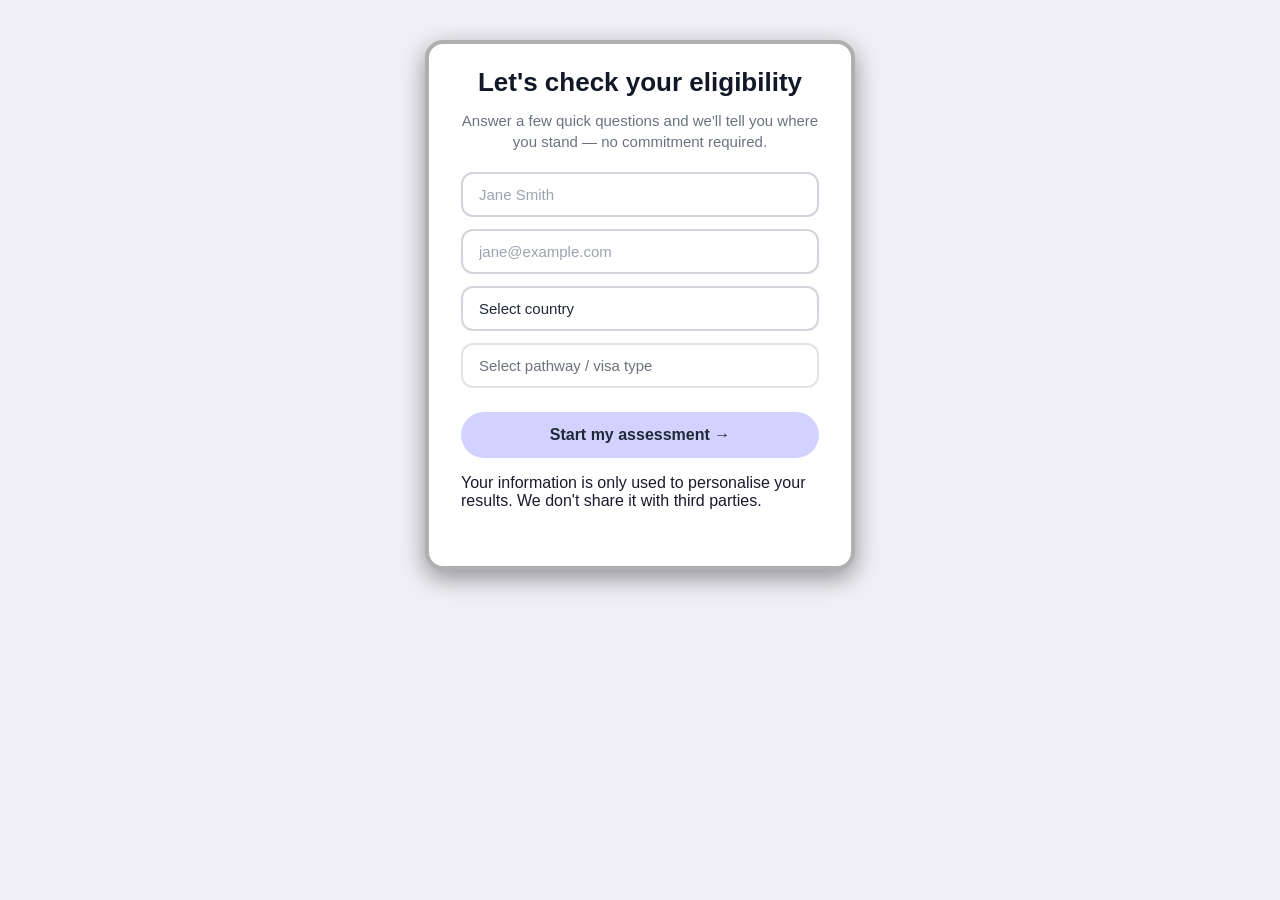
<file: widget/index.html>
<!DOCTYPE html>
<html lang="en">
<head>
  <meta charset="UTF-8" />
  <meta name="viewport" content="width=device-width, initial-scale=1.0" />
  <title>QIQ Widget – Demo</title>
  <link rel="stylesheet" href="widget.css" />
  <style>
    /* Demo page wrapper only — not part of the embeddable widget */
    body {
      min-height: 100vh;
      background: #f0eff5;
      display: flex;
      align-items: flex-start;
      justify-content: center;
      padding: 40px 16px;
      font-family: -apple-system, BlinkMacSystemFont, "Segoe UI", Roboto, sans-serif;
    }
  </style>
</head>
<body>

<div data-qiq-widget
     data-api-base="http://127.0.0.1:8001"
     data-calendly-url="https://calendly.com/qualifyiq"
     data-company-name="Great Expatations"
     class="qiq-widget">

  <!-- ── Progress bar ── -->
  <div class="qiq-progress">
    <div class="qiq-progress-bar" style="width: 10%"></div>
  </div>

  <!-- ════════════════════════════════
       LAYER 1 — Email Capture
       ════════════════════════════════ -->
  <div class="qiq-layer qiq-layer-1 active">

    <div class="qiq-intro">
      <h3>Let's check your eligibility</h3>
      <p>Answer a few quick questions and we'll tell you where you stand — no commitment required.</p>
    </div>

    <form class="qiq-form" onsubmit="return false">

      <div class="qiq-field" data-qiq-ref="name-field">
        <label>Your name</label>
        <input
          data-qiq-ref="name"
          type="text"
          placeholder="Jane Smith"
          autocomplete="name"
          spellcheck="false"
        />
        <span class="field-error"></span>
      </div>

      <div class="qiq-field" data-qiq-ref="email-field">
        <label>Email address</label>
        <input
          data-qiq-ref="email"
          type="email"
          placeholder="jane@example.com"
          autocomplete="email"
          spellcheck="false"
        />
        <span class="field-error"></span>
      </div>

      <button data-qiq-ref="submit" class="qiq-btn-primary" type="button">
        Start my assessment &rarr;
      </button>

    </form>

    <p class="qiq-disclaimer">
      Your information is only used to personalise your results.
      We don't share it with third parties.
    </p>

  </div><!-- /layer-1 -->


  <!-- ════════════════════════════════
       LAYER 2 — Guided Dialog
       ════════════════════════════════ -->
  <div class="qiq-layer qiq-layer-2">

    <div class="qiq-chat-messages"></div>

    <div class="qiq-chat-input-row">
      <input
        data-qiq-ref="chat-input"
        class="qiq-chat-input"
        type="text"
        placeholder="Type your answer&hellip;"
        autocomplete="off"
      />
      <button data-qiq-ref="send-btn" class="qiq-chat-send" aria-label="Send">
        <svg width="18" height="18" viewBox="0 0 24 24">
          <path d="M2.01 21L23 12 2.01 3 2 10l15 2-15 2z"/>
        </svg>
      </button>
    </div>

  </div><!-- /layer-2 -->


  <!-- ════════════════════════════════
       LAYER 3 — Results
       ════════════════════════════════ -->
  <div class="qiq-layer qiq-layer-3">

    <!-- Injected by widget.js -->
    <div class="qiq-result-content"></div>

    <!-- Static footer: always shown -->
    <div class="qiq-result-footer">
      <p>If you would like assistance addressing the pending requirements, professional support is available.</p>
      <p>Services may include document review, application preparation, and legal consultation.</p>
      <a data-qiq-ref="call-link" class="qiq-book-consult-link" href="#" target="_blank" rel="noopener">
        Book a consultation with <span class="qiq-company-name">us</span>
      </a>
      <div class="qiq-result-actions">
        <a data-qiq-ref="pdf-btn" class="qiq-btn-dark" href="#" target="_blank" rel="noopener">Download PDF</a>
        <a data-qiq-ref="call-btn" class="qiq-btn-dark" href="#" target="_blank" rel="noopener">Book a Call</a>
      </div>
    </div>

  </div><!-- /layer-3 -->

</div><!-- /qiq-widget -->

<script src="widget.js"></script>
</body>
</html>
</file>
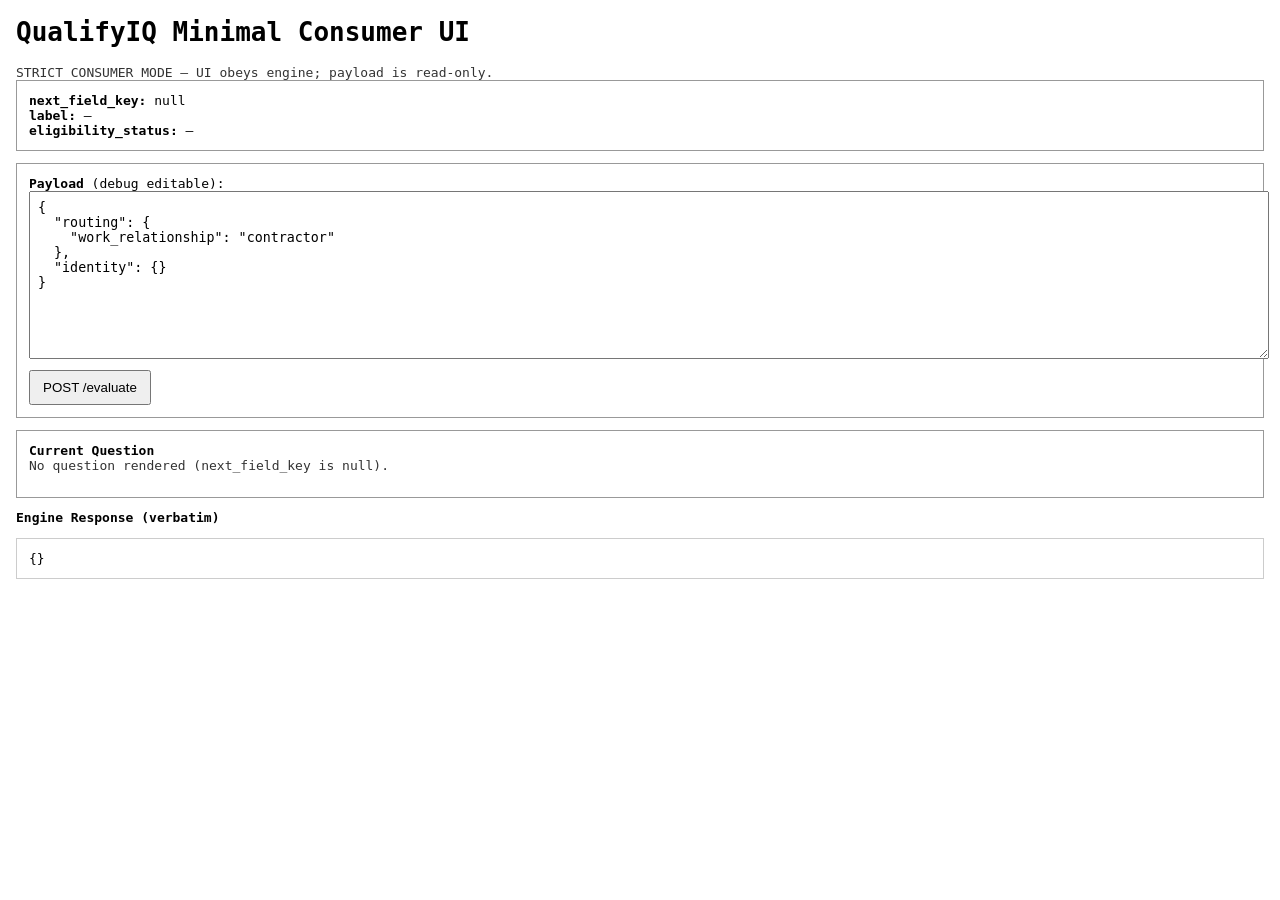
<file: app/chat/index.html>
<!doctype html>
<html lang="en">
  <head>
    <meta charset="utf-8" />
    <meta name="viewport" content="width=device-width, initial-scale=1" />
    <title>QualifyIQ Minimal Consumer UI</title>
    <style>
      body { font-family: monospace; margin: 16px; }
      .row { margin-bottom: 12px; }
      pre { padding: 12px; border: 1px solid #ccc; overflow: auto; max-height: 360px; }
      .error { border: 2px solid #c00; padding: 12px; white-space: pre-wrap; }
      .box { border: 1px solid #999; padding: 12px; }
      input, textarea { width: 100%; padding: 8px; font-family: monospace; }
      button { padding: 8px 12px; }
      .muted { opacity: 0.8; }
    </style>
  </head>
  <body>
    <h1>QualifyIQ Minimal Consumer UI</h1>
    <div class="muted">STRICT CONSUMER MODE — UI obeys engine; payload is read-only.</div>

    <div id="errorBox" class="row" style="display:none;"></div>

    <div class="row box">
      <div><strong>next_field_key:</strong> <span id="nextFieldKey">—</span></div>
      <div><strong>label:</strong> <span id="nextFieldLabel">—</span></div>
      <div><strong>eligibility_status:</strong> <span id="eligibilityStatus">—</span></div>
    </div>

    <div class="row box">
      <div><strong>Payload</strong> (debug editable):</div>
      <textarea id="payloadEditor" rows="10" readonly></textarea>
      <div style="margin-top:8px;">
        <button id="sendBtn">POST /evaluate</button>
      </div>
    </div>

    <div class="row box">
      <div><strong>Current Question</strong></div>
      <div id="questionArea" class="row muted">No question rendered.</div>

      <div id="answerArea" style="display:none;">
        <div class="row">
          <input id="answerInput" type="text" placeholder="type answer, submit" />
        </div>
        <button id="submitAnswerBtn">Submit Answer</button>
      </div>
    </div>

    <div class="row">
      <div><strong>Engine Response (verbatim)</strong></div>
      <pre id="engineResponsePre">{}</pre>
    </div>

    <script>
      const API_URL = "http://127.0.0.1:8000";

      let payload = {
        routing: { work_relationship: "contractor" },
        identity: {}
      };
      let lastEngineResponse = null;

      const $ = (id) => document.getElementById(id);

      function showError(text) {
        const box = $("errorBox");
        box.className = "row error";
        box.textContent = text;
        box.style.display = "block";
      }

      function clearError() {
        const box = $("errorBox");
        box.textContent = "";
        box.style.display = "none";
      }

      function setDotted(obj, dottedKey, value) {
        const parts = dottedKey.split(".");
        let cur = obj;
        for (let i = 0; i < parts.length - 1; i++) {
          const p = parts[i];
          if (typeof cur[p] !== "object" || cur[p] === null || Array.isArray(cur[p])) {
            cur[p] = {};
          }
          cur = cur[p];
        }
        cur[parts[parts.length - 1]] = value;
      }

      function render() {
        $("payloadEditor").value = JSON.stringify(payload, null, 2);
        $("engineResponsePre").textContent = JSON.stringify(lastEngineResponse ?? {}, null, 2);

        const nfk = lastEngineResponse?.next_field_key ?? null;
        const status = lastEngineResponse?.eligibility_status ?? "—";

        $("nextFieldKey").textContent = nfk === null ? "null" : String(nfk);
        $("eligibilityStatus").textContent = String(status);

        const label =
          (lastEngineResponse && typeof lastEngineResponse.next_field_label === "string" && lastEngineResponse.next_field_label) ||
          "";
        $("nextFieldLabel").textContent = label ? label : "—";

        if (typeof nfk === "string" && nfk.length > 0) {
          $("questionArea").textContent = label ? label : nfk;
          $("answerArea").style.display = "block";
          $("answerInput").value = "";
          $("answerInput").focus();
        } else {
          $("questionArea").textContent = "No question rendered (next_field_key is null).";
          $("answerArea").style.display = "none";
        }
      }

      async function postEvaluate() {
        clearError();

        // STRICT CONSUMER MODE:
        // Payload is engine-owned state.
        // UI must NOT parse or overwrite payload here.

        let resp;
        try {
          resp = await fetch(API_URL + "/evaluate", {
            method: "POST",
            headers: { "Content-Type": "application/json" },
            body: JSON.stringify(payload)
          });
        } catch (e) {
          showError("NETWORK ERROR:\n" + String(e));
          return;
        }

        const rawText = await resp.text();
        if (!resp.ok) {
          showError("HTTP ERROR " + resp.status + ":\n" + rawText);
          return;
        }

        let data;
        try {
          data = JSON.parse(rawText);
        } catch (e) {
          showError("ENGINE RESPONSE NOT JSON:\n" + rawText);
          return;
        }

        const required = ["eligibility_status", "rule_results", "missing_fields", "next_field_key"];
        const missing = required.filter((k) => !(k in data));
        if (missing.length) {
          showError("ENGINE RESPONSE INVALID (missing keys): " + missing.join(", ") + "\n\nRAW:\n" + rawText);
          lastEngineResponse = data;
          render();
          return;
        }

        lastEngineResponse = data;
        render();
      }

      function submitAnswer() {
        clearError();
        const nfk = lastEngineResponse?.next_field_key ?? null;
        if (!(typeof nfk === "string" && nfk.length > 0)) {
          showError("Cannot submit answer: next_field_key is null/invalid.");
          return;
        }
        const val = $("answerInput").value;
        setDotted(payload, nfk, val);
        postEvaluate();
      }

      $("sendBtn").addEventListener("click", postEvaluate);
      $("submitAnswerBtn").addEventListener("click", submitAnswer);
      $("answerInput").addEventListener("keydown", (e) => {
        if (e.key === "Enter") submitAnswer();
      });

      render();
    </script>
  </body>
</html>
</file>
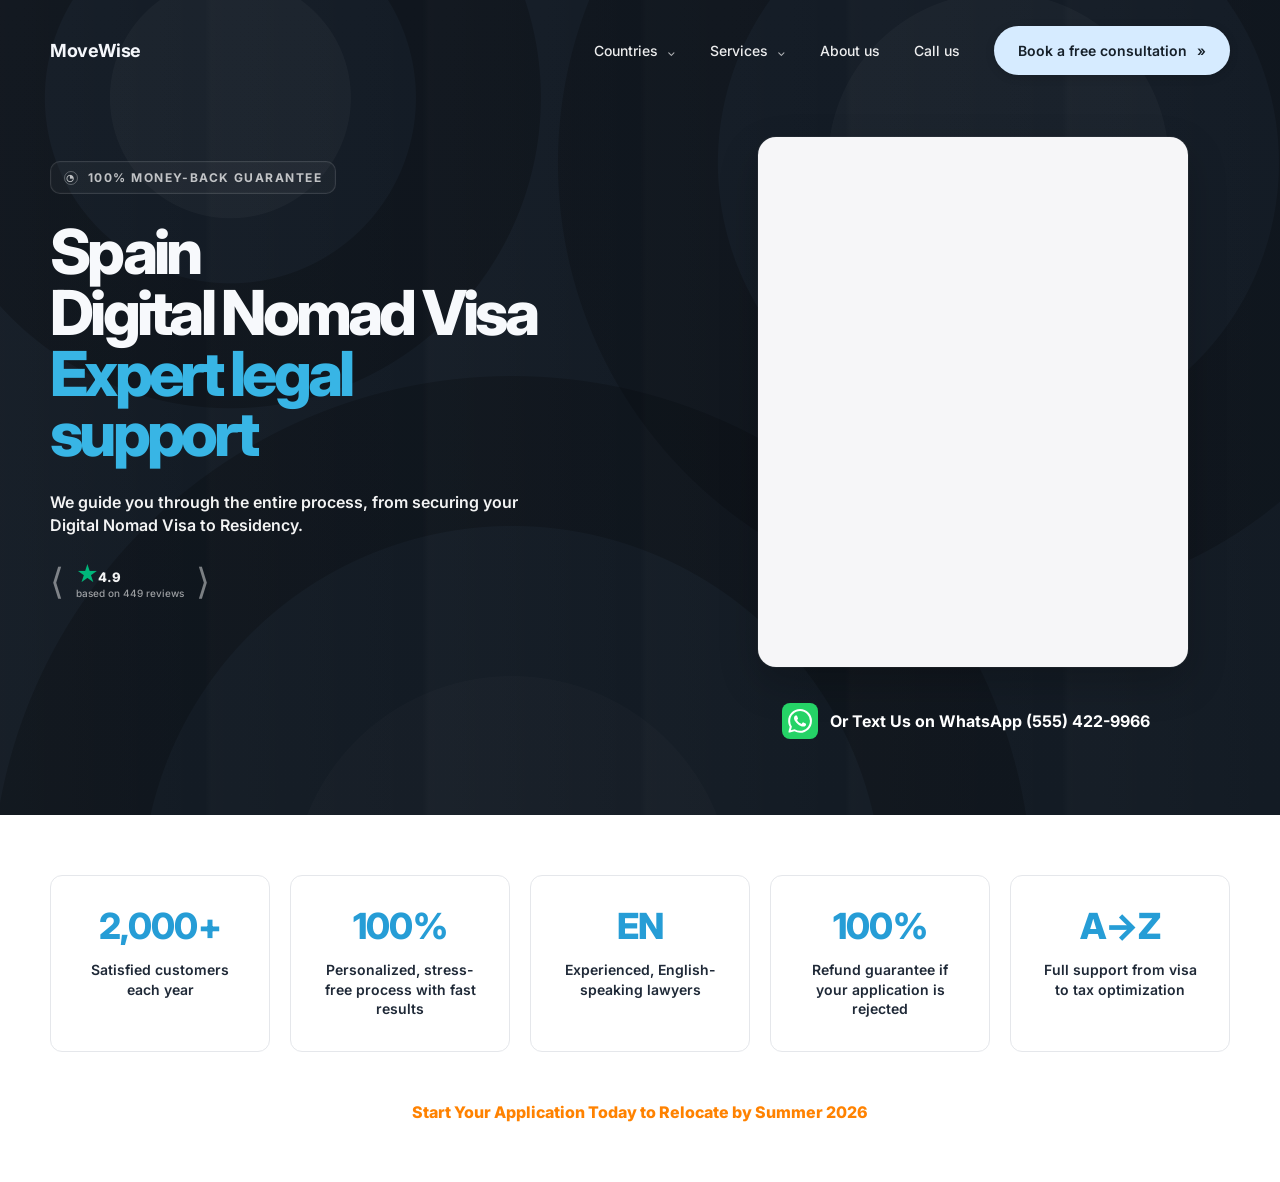
<file: demo.html>
<!DOCTYPE html>
<html lang="en">
<head>
  <meta charset="UTF-8" />
  <meta name="viewport" content="width=device-width, initial-scale=1.0" />
  <title>MoveWise - Spain Digital Nomad Visa</title>
  <link rel="preconnect" href="https://fonts.googleapis.com">
  <link rel="preconnect" href="https://fonts.gstatic.com" crossorigin>
  <link href="https://fonts.googleapis.com/css2?family=Inter:wght@400;500;600;700;800&display=swap" rel="stylesheet">
  <style>
    * { box-sizing: border-box; margin: 0; padding: 0; }

    html, body { width: 100%; }

    body {
      min-height: 100vh;
      font-family: "Inter", Arial, sans-serif;
      background: #121923;
      color: #fff;
    }

    .hero {
      min-height: auto;
      padding-bottom: 0;
      position: relative;
      overflow: hidden;
      background:
        linear-gradient(90deg, rgba(255,255,255,0.02) 0%, rgba(255,255,255,0) 16%, rgba(255,255,255,0.015) 16.5%, rgba(255,255,255,0) 33%, rgba(255,255,255,0.02) 33.5%, rgba(255,255,255,0) 50%, rgba(255,255,255,0.015) 50.5%, rgba(255,255,255,0) 66%, rgba(255,255,255,0.015) 66.5%, rgba(255,255,255,0) 83%, rgba(255,255,255,0.015) 83.5%, rgba(255,255,255,0) 100%),
        linear-gradient(180deg, #141c26 0%, #131b24 100%);
    }

    .hero::before {
      content: "";
      position: absolute;
      inset: 0;
      pointer-events: none;
      background:
        radial-gradient(circle at 18% 12%, rgba(255,255,255,0.035) 0, rgba(255,255,255,0.035) 120px, transparent 121px),
        radial-gradient(circle at 18% 12%, transparent 0, transparent 185px, rgba(0,0,0,0.22) 186px, rgba(0,0,0,0.22) 310px, transparent 311px),
        radial-gradient(circle at 78% 20%, rgba(255,255,255,0.03) 0, rgba(255,255,255,0.03) 170px, transparent 171px),
        radial-gradient(circle at 78% 20%, transparent 0, transparent 280px, rgba(0,0,0,0.2) 281px, rgba(0,0,0,0.2) 440px, transparent 441px),
        radial-gradient(circle at 40% 110%, rgba(255,255,255,0.02) 0, rgba(255,255,255,0.02) 220px, transparent 221px),
        radial-gradient(circle at 40% 110%, transparent 0, transparent 370px, rgba(0,0,0,0.2) 371px, rgba(0,0,0,0.2) 520px, transparent 521px);
      opacity: .9;
    }

    .wrap {
      width: 1180px;
      max-width: calc(100% - 64px);
      margin: 0 auto;
      position: relative;
      z-index: 2;
    }

    .nav {
      display: flex;
      align-items: center;
      justify-content: space-between;
      padding: 26px 0 14px;
    }

    .brand {
      font-size: 18px;
      font-weight: 700;
      letter-spacing: -0.02em;
      color: #f5f7fb;
    }

    .nav-right {
      display: flex;
      align-items: center;
      gap: 34px;
    }

    .nav-links {
      display: flex;
      align-items: center;
      gap: 34px;
      font-size: 14px;
      color: rgba(255,255,255,0.92);
      font-weight: 500;
    }

    .caret {
      font-size: 11px;
      margin-left: 5px;
      opacity: .75;
    }

    .cta {
      background: #d6ebff;
      color: #16202a;
      border: none;
      border-radius: 999px;
      padding: 16px 24px;
      font-weight: 600;
      font-size: 14px;
      display: inline-flex;
      align-items: center;
      gap: 10px;
      box-shadow: 0 2px 10px rgba(0,0,0,0.14);
      text-decoration: none;
    }

    .main {
      display: grid;
      grid-template-columns: 1.08fr 0.92fr;
      gap: 64px;
      align-items: start;
      padding: 48px 0 60px;
    }

    .left {
      padding-top: 24px;
    }

    .eyebrow {
      display: inline-flex;
      align-items: center;
      gap: 10px;
      padding: 8px 13px;
      border: 1px solid rgba(255,255,255,0.12);
      border-radius: 10px;
      background: rgba(255,255,255,0.03);
      color: rgba(255,255,255,0.72);
      font-size: 12px;
      font-weight: 700;
      text-transform: uppercase;
      letter-spacing: 0.12em;
      margin-bottom: 28px;
      box-shadow: inset 0 0 0 1px rgba(255,255,255,0.02);
    }

    .eyebrow-dot {
      width: 14px;
      height: 14px;
      border-radius: 50%;
      border: 1px solid rgba(255,255,255,0.28);
      display: inline-flex;
      align-items: center;
      justify-content: center;
      font-size: 9px;
      line-height: 1;
    }

    h1 {
      font-size: 62px;
      line-height: 0.98;
      letter-spacing: -0.06em;
      font-weight: 800;
      max-width: 720px;
      color: #f7f9fc;
    }

    h1 .blue {
      color: #38b5e5;
      display: block;
    }

    .sub {
      margin-top: 26px;
      max-width: 520px;
      font-size: 16px;
      line-height: 1.45;
      color: rgba(255,255,255,0.95);
      font-weight: 600;
    }

    .stats {
      display: flex;
      gap: 34px;
      margin-top: 26px;
      align-items: center;
      flex-wrap: wrap;
    }

    .stat {
      color: rgba(255,255,255,0.95);
      display: flex;
      align-items: center;
      gap: 12px;
    }

    .laurel {
      color: rgba(255,255,255,0.45);
      font-size: 36px;
      line-height: 1;
    }

    .stat-main {
      font-size: 13px;
      font-weight: 800;
      line-height: 1.1;
    }

    .stat-sub {
      font-size: 10px;
      color: rgba(255,255,255,0.58);
      font-weight: 500;
      line-height: 1.2;
      margin-top: 2px;
    }

    .rating {
      color: #00b67a;
      font-size: 22px;
      line-height: 1;
      margin-right: -4px;
    }

    .phone-wrap {
      display: flex;
      justify-content: center;
      align-items: center;
    }

    .phone-shell {
      width: 430px;
    }

    .whatsapp-btn {
      display: flex;
      align-items: center;
      justify-content: flex-start;
      gap: 12px;
      width: 100%;
      margin-top: 20px;
      padding: 16px 24px;
      background: transparent;
      color: #ffffff;
      text-decoration: none;
      font-size: 16px;
      font-weight: 700;
      white-space: nowrap;
      transition: opacity 0.2s;
    }

    .whatsapp-btn:hover {
      opacity: 0.8;
    }

    .whatsapp-icon {
      width: 36px;
      height: 36px;
      padding: 6px;
      background: #25d366;
      border-radius: 8px;
      color: #ffffff;
      flex-shrink: 0;
    }

    .phone {
      width: 100%;
      height: 530px;
      background: #f6f6f8;
      border-radius: 18px;
      border: none;
      box-shadow: 0 16px 40px rgba(0,0,0,0.20), 0 0 0 1px rgba(255,255,255,0.05);
      overflow: hidden;
      display: flex;
      flex-direction: column;
    }

    .phone > div[data-qiq-widget] {
      flex: 1;
      width: 100%;
      height: 532px;
      min-height: 532px;
      display: block;
    }

    /* ── Benefits section ── */
    .benefits {
      background: #ffffff;
      padding: 60px 0 60px;
    }

    .benefit-row {
      width: 1180px;
      max-width: calc(100% - 64px);
      margin: 0 auto;
      display: grid;
      grid-template-columns: repeat(5, 1fr);
      gap: 20px;
    }

    .benefit {
      background: #ffffff;
      border: 1px solid #e5e7eb;
      border-radius: 12px;
      padding: 32px 24px;
      text-align: center;
      transition: transform 0.2s, box-shadow 0.2s;
    }

    .benefit:hover {
      transform: translateY(-4px);
      box-shadow: 0 12px 24px rgba(0,0,0,0.08);
    }

    .benefit-number {
      font-size: 36px;
      font-weight: 800;
      color: #269dd6;
      line-height: 1;
      margin-bottom: 16px;
      letter-spacing: -0.02em;
    }

    .benefit-text {
      font-size: 14px;
      line-height: 1.4;
      font-weight: 600;
      color: #1f2937;
    }

    .bottom-note {
      text-align: center;
      color: #ff8200;
      font-size: 16px;
      font-weight: 800;
      margin-top: 50px;
    }

    @media (max-width: 1100px) {
      .main { grid-template-columns: 1fr; gap: 40px; }
      .phone-wrap { justify-content: flex-start; }
      h1 { font-size: 54px; }
    }

    @media (max-width: 1000px) {
      .benefit-row { grid-template-columns: repeat(2, 1fr); }
    }

    @media (max-width: 760px) {
      .wrap { max-width: calc(100% - 32px); }
      .nav { gap: 20px; flex-direction: column; align-items: flex-start; }
      .nav-right, .nav-links { flex-wrap: wrap; gap: 16px; }
      h1 { font-size: 42px; }
      .phone-shell { width: 100%; max-width: 340px; }
    }
  </style>
</head>
<body>
  <section class="hero">
    <div class="wrap">
      <nav class="nav">
        <div class="brand">MoveWise</div>
        <div class="nav-right">
          <div class="nav-links">
            <span>Countries <span class="caret">⌄</span></span>
            <span>Services <span class="caret">⌄</span></span>
            <span>About us</span>
            <span>Call us</span>
          </div>
          <span class="cta">Book a free consultation <span>»</span></span>
        </div>
      </nav>

      <div class="main">
        <div class="left">
          <div class="eyebrow"><span class="eyebrow-dot">◔</span>100% MONEY-BACK GUARANTEE</div>
          <h1>Spain<br>Digital Nomad Visa<span class="blue">Expert legal<br>support</span></h1>
          <div class="sub">We guide you through the entire process, from securing your Digital Nomad Visa to Residency.</div>
          <div class="stats">
            <div class="stat"><div class="laurel">⟨</div><div><div class="stat-main"><span class="rating">★</span> 4.9</div><div class="stat-sub">based on 449 reviews</div></div><div class="laurel">⟩</div></div>
          </div>
        </div>

        <div class="right">
          <div class="phone-wrap">
            <div class="phone-shell">
              <div class="phone">
                <div data-qiq-widget
                     data-api-base="https://qiq.gonimbleai.com"
                     data-pathway="costa-rica-dnv"
                     data-entry-mode="consultation"
                     data-border-color="#38b5e5"
                     data-button-color="#ff8200"
                     data-button-text-color="#ffffff"
                     data-highlight-color="#000000"
                     data-badge-color="#ff8200"
                     data-footer-bg="#38b5e5"
                     data-footer-text-color="#ffffff"
                     data-company-name="MoveWise"
                     data-footer-text="Fast, hassle free process with MoveWise"
                     data-calendly-url="https://calendly.com/nimbleai/30min?month=2026-05">
                </div>
                <script src="https://qiq.gonimbleai.com/widget/embed.js"></script>
              </div>
              <a href="https://wa.me/15554229966" target="_blank" class="whatsapp-btn">
                <svg class="whatsapp-icon" viewBox="0 0 24 24" fill="currentColor">
                  <path d="M17.472 14.382c-.297-.149-1.758-.867-2.03-.967-.273-.099-.471-.148-.67.15-.197.297-.767.966-.94 1.164-.173.199-.347.223-.644.075-.297-.15-1.255-.463-2.39-1.475-.883-.788-1.48-1.761-1.653-2.059-.173-.297-.018-.458.13-.606.134-.133.298-.347.446-.52.149-.174.198-.298.298-.497.099-.198.05-.371-.025-.52-.075-.149-.669-1.612-.916-2.207-.242-.579-.487-.5-.669-.51-.173-.008-.371-.01-.57-.01-.198 0-.52.074-.792.372-.272.297-1.04 1.016-1.04 2.479 0 1.462 1.065 2.875 1.213 3.074.149.198 2.096 3.2 5.077 4.487.709.306 1.262.489 1.694.625.712.227 1.36.195 1.871.118.571-.085 1.758-.719 2.006-1.413.248-.694.248-1.289.173-1.413-.074-.124-.272-.198-.57-.347m-5.421 7.403h-.004a9.87 9.87 0 01-5.031-1.378l-.361-.214-3.741.982.998-3.648-.235-.374a9.86 9.86 0 01-1.51-5.26c.001-5.45 4.436-9.884 9.888-9.884 2.64 0 5.122 1.03 6.988 2.898a9.825 9.825 0 012.893 6.994c-.003 5.45-4.437 9.884-9.885 9.884m8.413-18.297A11.815 11.815 0 0012.05 0C5.495 0 .16 5.335.157 11.892c0 2.096.547 4.142 1.588 5.945L.057 24l6.305-1.654a11.882 11.882 0 005.683 1.448h.005c6.554 0 11.89-5.335 11.893-11.893a11.821 11.821 0 00-3.48-8.413z"/>
                </svg>
                <span>Or Text Us on WhatsApp (555) 422-9966</span>
              </a>
            </div>
          </div>
        </div>
      </div>
    </div>
  </section>

  <section class="benefits">
    <div class="benefit-row">
      <div class="benefit">
        <div class="benefit-number">2,000+</div>
        <div class="benefit-text">Satisfied customers each year</div>
      </div>
      <div class="benefit">
        <div class="benefit-number">100%</div>
        <div class="benefit-text">Personalized, stress-free process with fast results</div>
      </div>
      <div class="benefit">
        <div class="benefit-number">EN</div>
        <div class="benefit-text">Experienced, English-speaking lawyers</div>
      </div>
      <div class="benefit">
        <div class="benefit-number">100%</div>
        <div class="benefit-text">Refund guarantee if your application is rejected</div>
      </div>
      <div class="benefit">
        <div class="benefit-number">A→Z</div>
        <div class="benefit-text">Full support from visa to tax optimization</div>
      </div>
    </div>
    <div class="bottom-note">Start Your Application Today to Relocate by Summer 2026</div>
  </section>

  <script>
  if (!document.querySelector('[data-qiq-widget]')) console.warn('QIQ widget mount missing');
  </script>
</body>
</html>
</file>
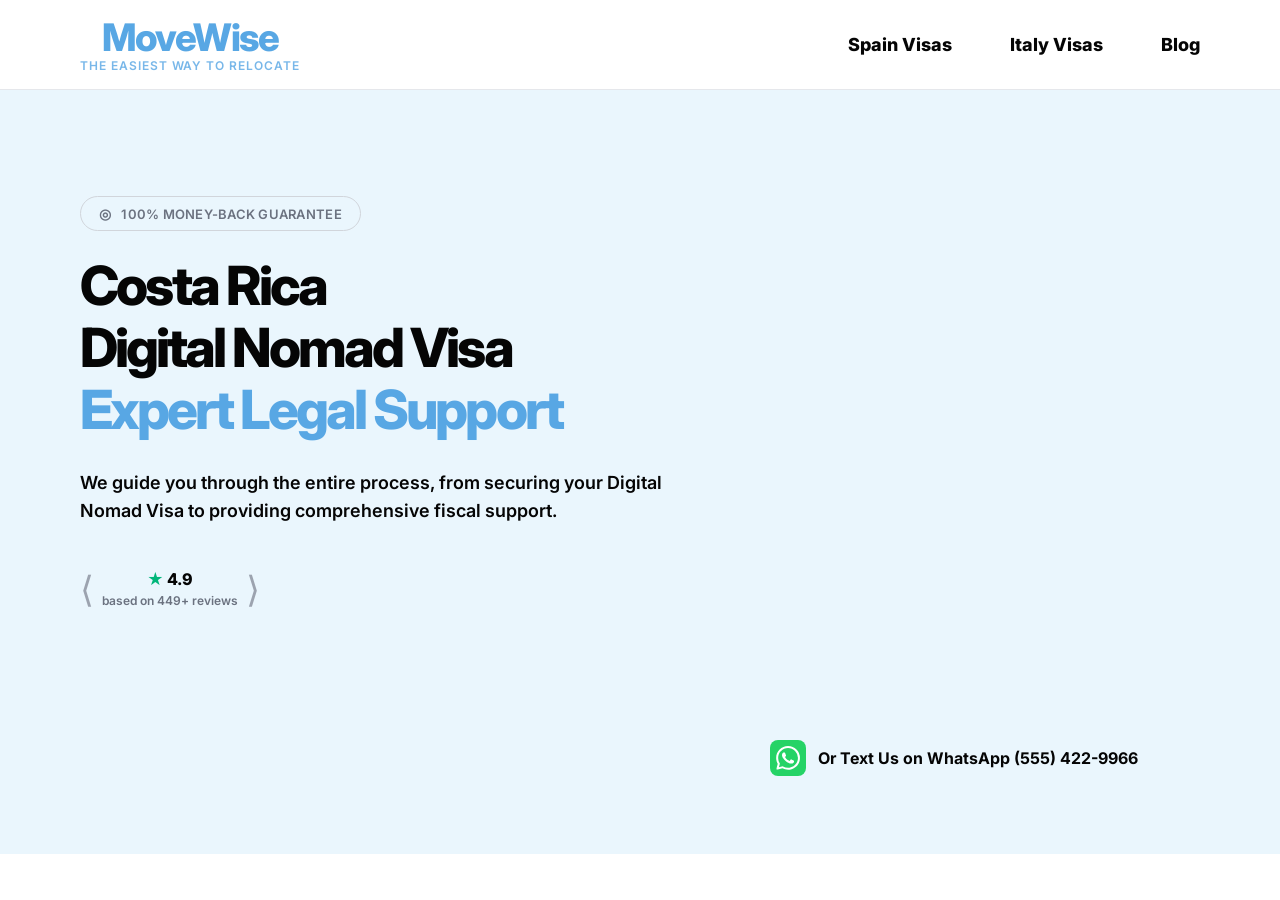
<file: mockup_movewise.html>
<!DOCTYPE html>
<html lang="en">
<head>
  <meta charset="UTF-8" />
  <meta name="viewport" content="width=device-width, initial-scale=1.0" />
  <title>MoveWise QIQ Mockup</title>
  <link rel="preconnect" href="https://fonts.googleapis.com">
  <link rel="preconnect" href="https://fonts.gstatic.com" crossorigin>
  <link href="https://fonts.googleapis.com/css2?family=Inter:wght@400;500;600;700;800&display=swap" rel="stylesheet">
  <style>
    * { box-sizing: border-box; margin: 0; padding: 0; }

    body {
      font-family: Inter, Arial, sans-serif;
      color: #050505;
      background: #ffffff;
    }

    .topbar {
      height: 90px;
      display: flex;
      align-items: center;
      justify-content: center;
      background: #ffffff;
      border-bottom: 1px solid #e5e7eb;
    }

    .nav-inner {
      width: 1120px;
      max-width: calc(100% - 48px);
      display: flex;
      align-items: center;
      justify-content: space-between;
    }

    .brand {
      text-align: center;
      color: #58a7e4;
      font-weight: 800;
      font-size: 38px;
      line-height: 1;
      letter-spacing: -0.04em;
    }

    .tagline {
      display: block;
      font-size: 12px;
      letter-spacing: .08em;
      font-weight: 600;
      margin-top: 4px;
      color: #78b7e9;
    }

    .nav-links {
      display: flex;
      align-items: center;
      gap: 58px;
      font-size: 18px;
      font-weight: 800;
    }

    .nav-links a {
      color: #050505;
      text-decoration: none;
    }

    .hero {
      background: #eaf6fd;
      padding: 72px 0 62px;
    }

    .hero-inner {
      width: 1120px;
      max-width: calc(100% - 48px);
      margin: 0 auto;
      display: grid;
      grid-template-columns: 1fr 430px;
      gap: 72px;
      align-items: start;
    }

    .hero-copy {
      text-align: left;
      padding-top: 34px;
    }

    h1 {
      font-size: 54px;
      line-height: 1.15;
      font-weight: 800;
      letter-spacing: -0.055em;
      margin-bottom: 28px;
      max-width: 590px;
    }

    .flag {
      display: none;
    }

    h1 .accent {
      color: #58a7e4;
    }

    .copy-text {
      max-width: 620px;
      margin: 0 0 44px;
      font-size: 18px;
      line-height: 1.55;
      font-weight: 600;
    }

    .guarantee-badge {
      display: inline-flex;
      align-items: center;
      gap: 10px;
      padding: 8px 18px;
      border: 1px solid #d1d5db;
      border-radius: 999px;
      background: transparent;
      color: #6b7280;
      font-size: 13px;
      font-weight: 600;
      letter-spacing: 0.02em;
      margin-bottom: 24px;
    }

    .badge-icon {
      font-size: 14px;
      color: #6b7280;
    }

    .stats-row {
      display: flex;
      align-items: center;
      gap: 32px;
      margin-bottom: 32px;
    }

    .stat {
      display: flex;
      align-items: center;
      gap: 8px;
    }

    .stat-content {
      display: flex;
      flex-direction: column;
      align-items: center;
      text-align: center;
    }

    .stat-number {
      font-size: 16px;
      font-weight: 800;
      color: #050505;
      margin-bottom: 4px;
    }

    .stat-label {
      font-size: 12px;
      font-weight: 600;
      color: #6b7280;
    }

    .star-icon {
      color: #00b67a;
    }

    .bracket {
      color: #9ca3af;
      font-size: 36px;
      line-height: 1;
      font-weight: 300;
    }

    .widget-side {
      display: flex;
      flex-direction: column;
      align-items: center;
      padding-top: 10px;
    }

    .whatsapp-btn {
      display: flex;
      align-items: center;
      justify-content: flex-start;
      gap: 12px;
      width: 430px;
      margin: 20px auto 0;
      padding: 16px 0;
      background: transparent;
      color: #050505;
      text-decoration: none;
      font-size: 16px;
      font-weight: 700;
      white-space: nowrap;
      transition: opacity 0.2s;
    }

    .whatsapp-btn:hover {
      opacity: 0.8;
    }

    .whatsapp-icon {
      width: 36px;
      height: 36px;
      padding: 6px;
      background: #25d366;
      border-radius: 8px;
      color: #ffffff;
      flex-shrink: 0;
    }

    .widget-frame {
      width: 430px;
      height: 532px;
      background: transparent;
      border: none;
      border-radius: 0;
      overflow: visible;
      box-shadow: none;
    }

    .widget-frame > div[data-qiq-widget] {
      width: 100%;
      height: 100%;
      min-height: 532px;
      display: block;
    }

    @media (max-width: 1000px) {
      .hero-inner {
        grid-template-columns: 1fr;
      }

      .nav-inner {
        flex-direction: column;
        gap: 18px;
      }

      .topbar {
        height: auto;
        padding: 18px 0;
      }
    }
  </style>
</head>
<body>
  <header class="topbar">
    <div class="nav-inner">
      <div class="brand">MoveWise<span class="tagline">THE EASIEST WAY TO RELOCATE</span></div>
      <nav class="nav-links">
        <a href="#">Spain Visas</a>
        <a href="#">Italy Visas</a>
        <a href="#">Blog</a>
      </nav>
    </div>
  </header>

  <section class="hero">
    <div class="hero-inner">
      <div class="hero-copy">
        <div class="guarantee-badge">
          <span class="badge-icon">◎</span>
          <span>100% MONEY-BACK GUARANTEE</span>
        </div>
        <h1>Costa Rica<br>Digital Nomad Visa<br><span class="accent">Expert Legal Support</span></h1>
        <div class="copy-text">
          We guide you through the entire process, from securing your Digital Nomad Visa to providing comprehensive fiscal support.
        </div>
        <div class="stats-row">
          <div class="stat">
            <span class="bracket">⟨</span>
            <div class="stat-content">
              <div class="stat-number"><span class="star-icon">★</span> 4.9</div>
              <div class="stat-label">based on 449+ reviews</div>
            </div>
            <span class="bracket">⟩</span>
          </div>
        </div>
      </div>

      <div class="widget-side">
        <div class="widget-frame">
          <div data-qiq-widget
            data-api-base="https://qiq.gonimbleai.com"
            data-entry-mode="consultation"
            data-border-color="#38b5e5"
            data-button-color="#ff8200"
            data-button-text-color="#ffffff"
            data-highlight-color="#000000"
            data-badge-color="#ff8200"
            data-footer-bg="#38b5e5"
            data-footer-text-color="#ffffff"
            data-company-name="MoveWise"
            data-footer-text="Fast, hassle free process with MoveWise"
            data-calendly-url="https://calendly.com/nimbleai/30min?month=2026-05">
          </div>
          <script src="https://qiq.gonimbleai.com/widget/embed.js"></script>
        </div>
        <a href="https://wa.me/15554229966" target="_blank" class="whatsapp-btn">
          <svg class="whatsapp-icon" viewBox="0 0 24 24" fill="currentColor">
            <path d="M17.472 14.382c-.297-.149-1.758-.867-2.03-.967-.273-.099-.471-.148-.67.15-.197.297-.767.966-.94 1.164-.173.199-.347.223-.644.075-.297-.15-1.255-.463-2.39-1.475-.883-.788-1.48-1.761-1.653-2.059-.173-.297-.018-.458.13-.606.134-.133.298-.347.446-.52.149-.174.198-.298.298-.497.099-.198.05-.371-.025-.52-.075-.149-.669-1.612-.916-2.207-.242-.579-.487-.5-.669-.51-.173-.008-.371-.01-.57-.01-.198 0-.52.074-.792.372-.272.297-1.04 1.016-1.04 2.479 0 1.462 1.065 2.875 1.213 3.074.149.198 2.096 3.2 5.077 4.487.709.306 1.262.489 1.694.625.712.227 1.36.195 1.871.118.571-.085 1.758-.719 2.006-1.413.248-.694.248-1.289.173-1.413-.074-.124-.272-.198-.57-.347m-5.421 7.403h-.004a9.87 9.87 0 01-5.031-1.378l-.361-.214-3.741.982.998-3.648-.235-.374a9.86 9.86 0 01-1.51-5.26c.001-5.45 4.436-9.884 9.888-9.884 2.64 0 5.122 1.03 6.988 2.898a9.825 9.825 0 012.893 6.994c-.003 5.45-4.437 9.884-9.885 9.884m8.413-18.297A11.815 11.815 0 0012.05 0C5.495 0 .16 5.335.157 11.892c0 2.096.547 4.142 1.588 5.945L.057 24l6.305-1.654a11.882 11.882 0 005.683 1.448h.005c6.554 0 11.89-5.335 11.893-11.893a11.821 11.821 0 00-3.48-8.413z"/>
          </svg>
          <span>Or Text Us on WhatsApp (555) 422-9966</span>
        </a>
      </div>
    </div>
  </section>

</body>
</html>
</file>
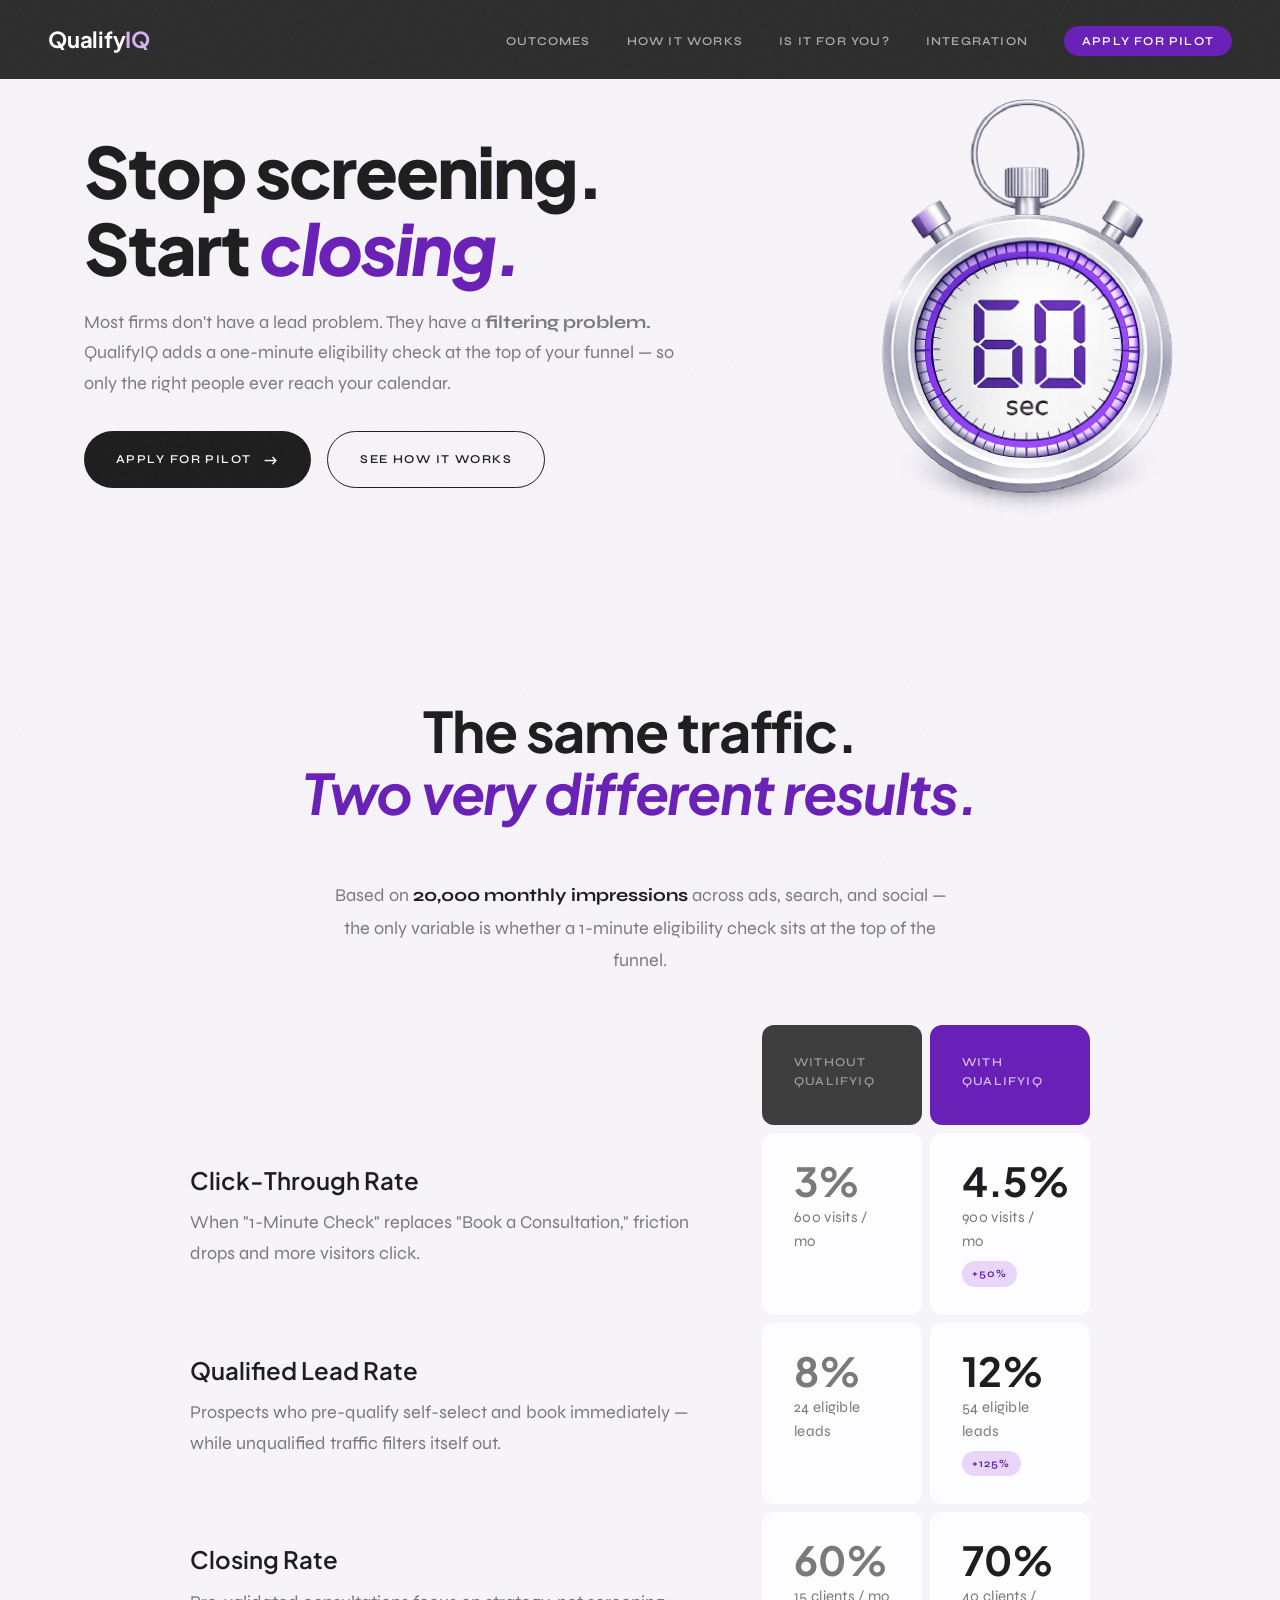
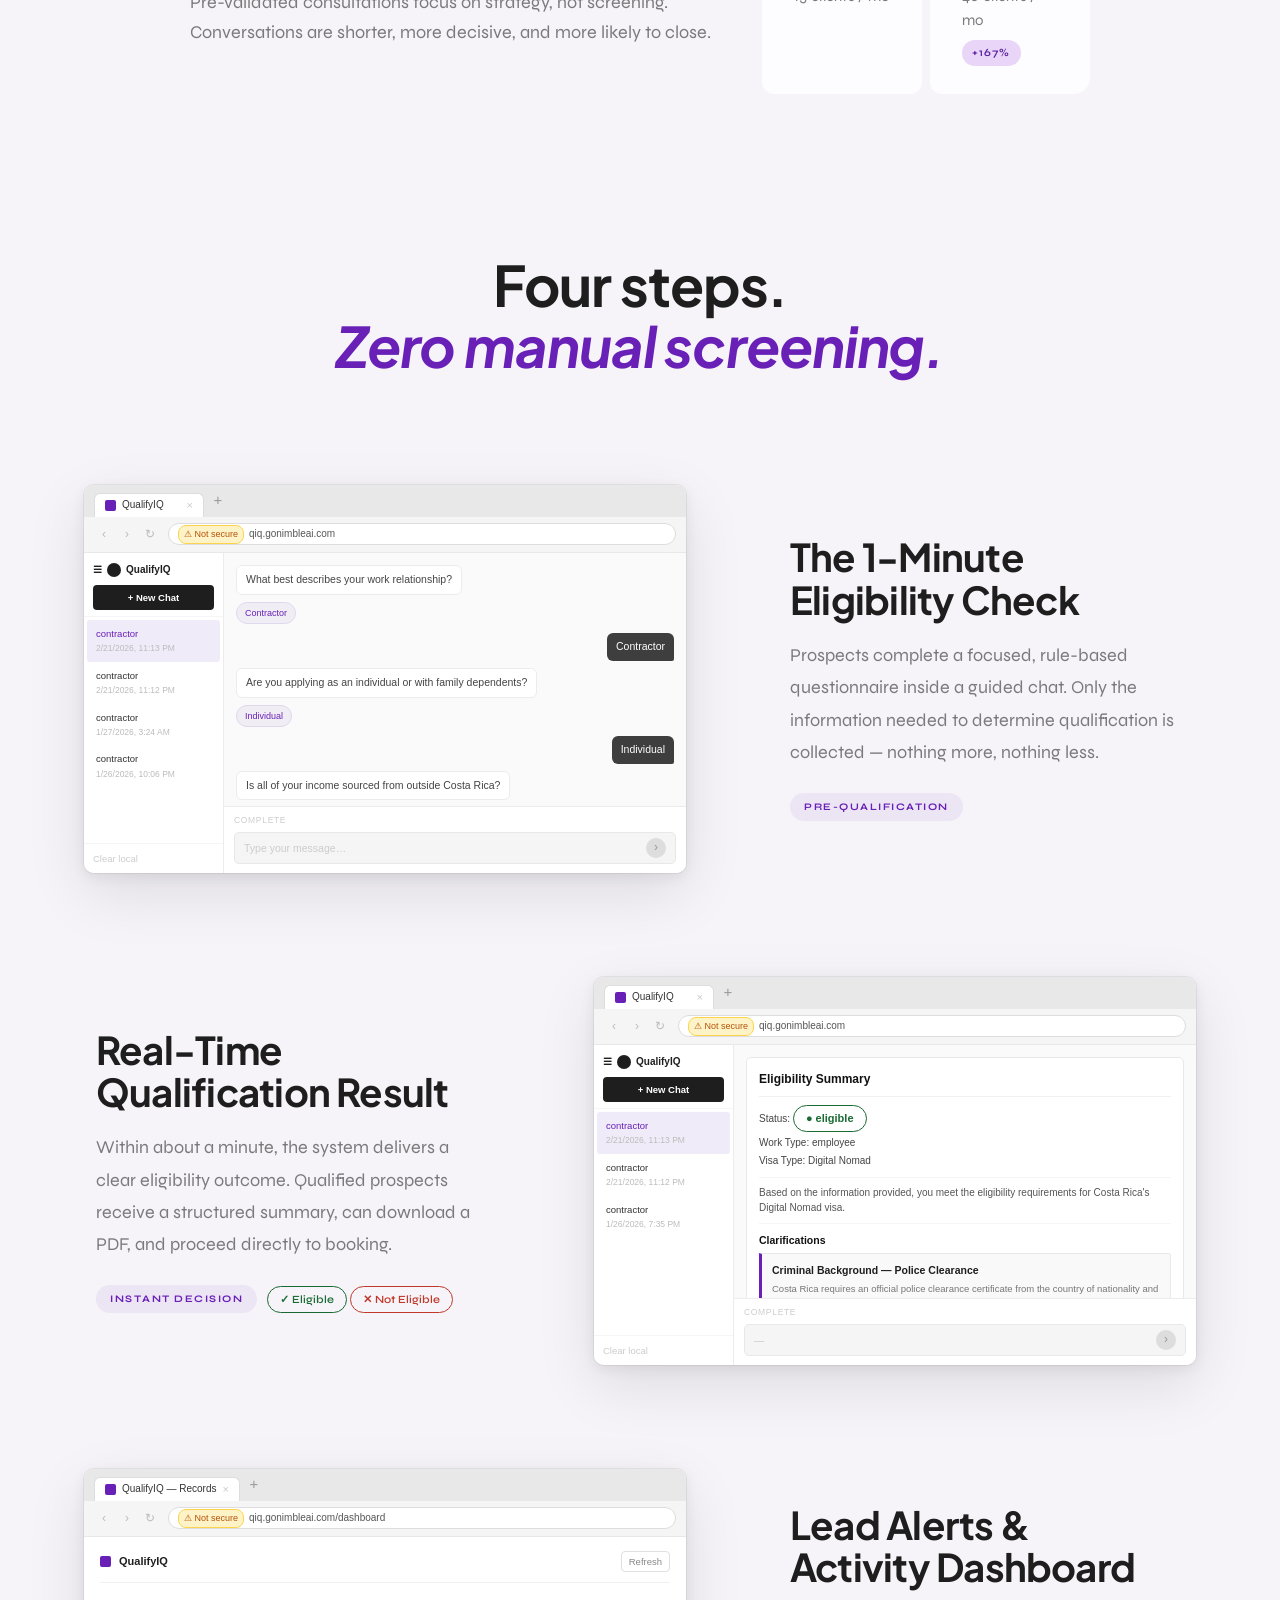
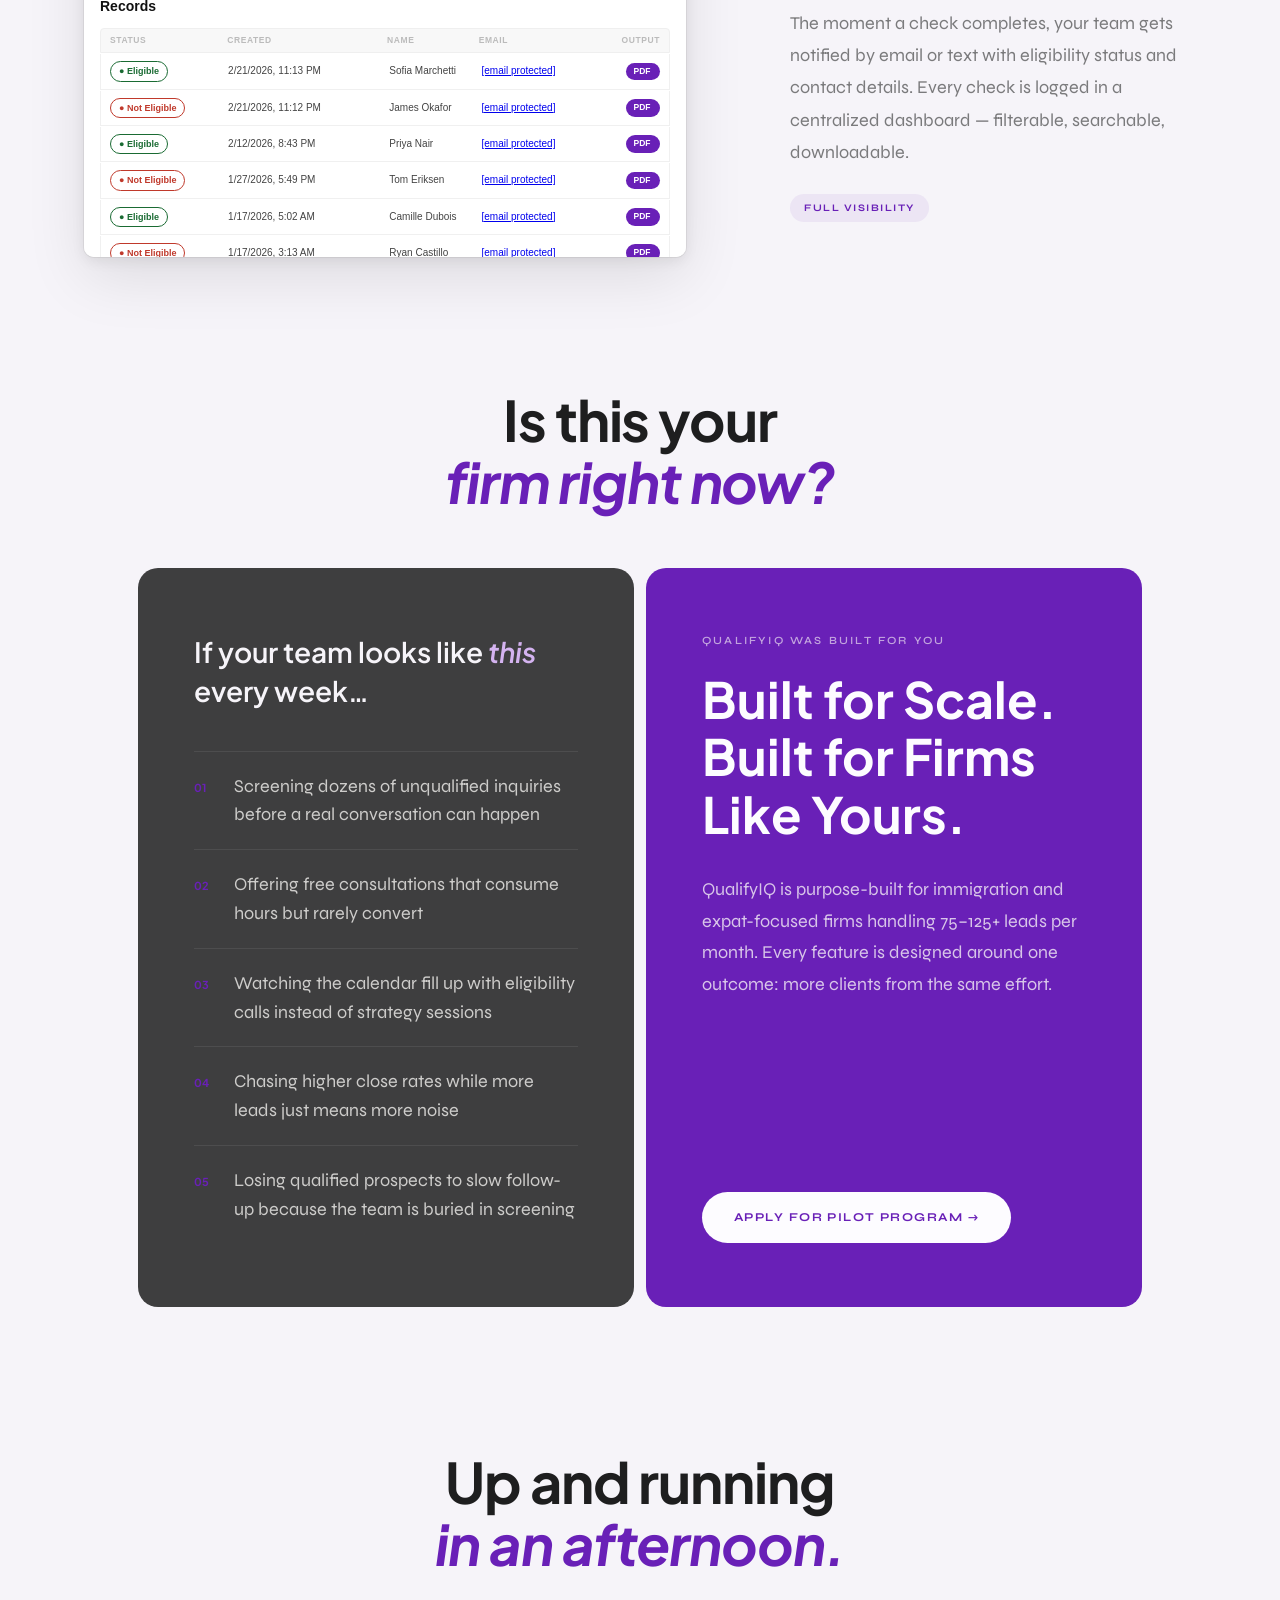
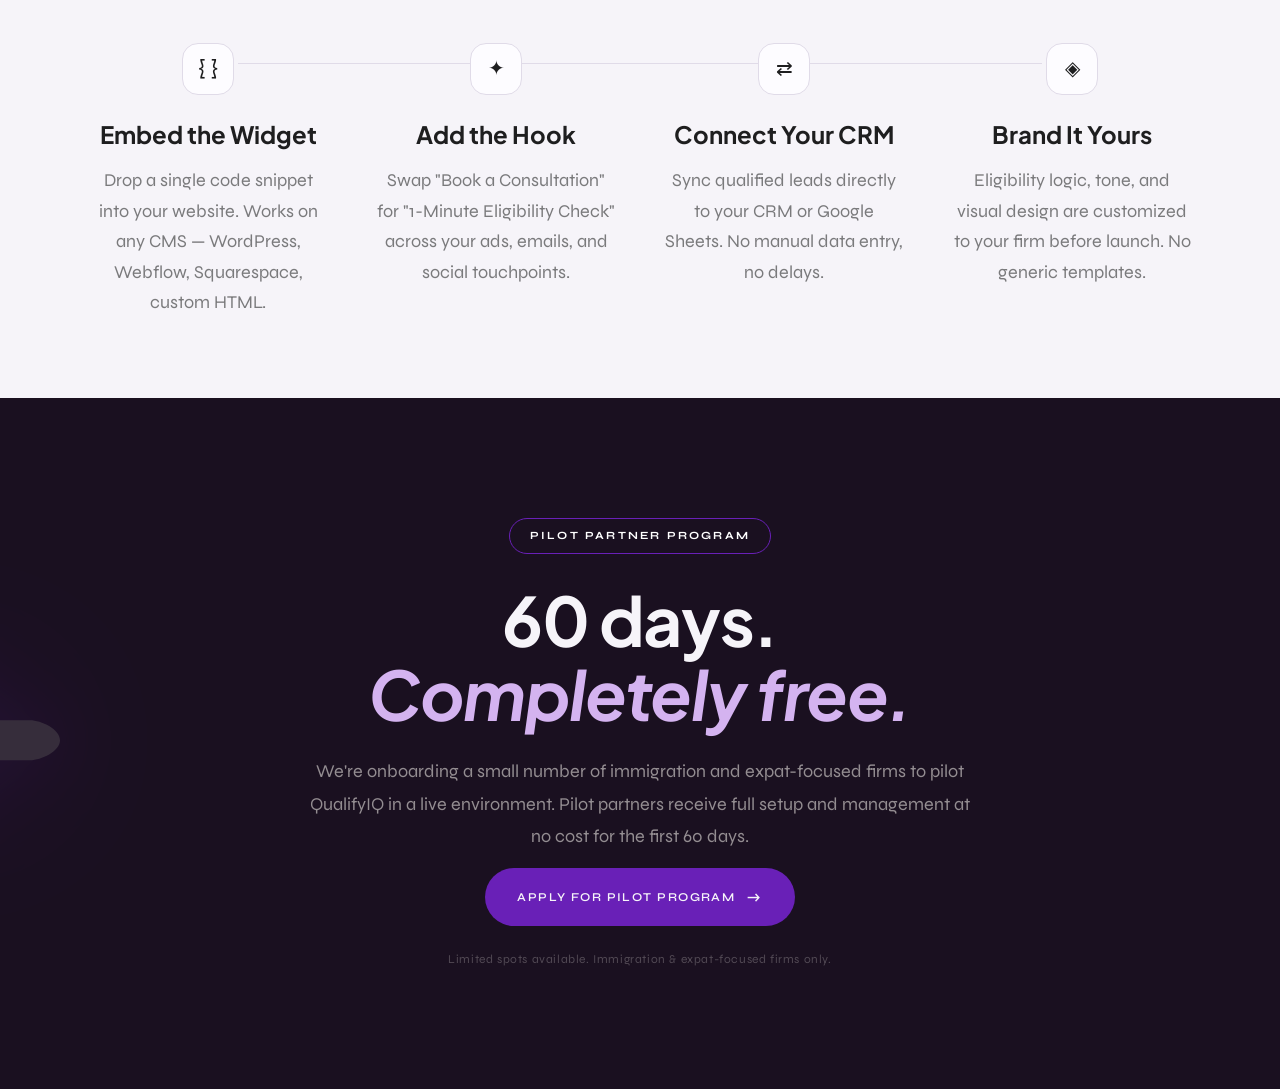
<file: qualifyiq.html>
<!DOCTYPE html>
<html lang="en">
<head>
<meta charset="UTF-8">
<meta name="viewport" content="width=device-width, initial-scale=1.0">
<title>QualifyIQ — Built for Scale</title>
<link href="https://fonts.googleapis.com/css2?family=Plus+Jakarta+Sans:ital,wght@0,600;0,700;0,800;1,700;1,800&family=Syne:wght@400;500;600;700;800&display=swap" rel="stylesheet">

<style>
*, *::before, *::after { box-sizing: border-box; margin: 0; padding: 0; }

:root {
  --ink: #1e1e1f;
  --paper: #f6f4f9;
  --warm-white: #fdfcff;
  --accent: #6920b7;
  --accent-light: #d4b3f0;
  --accent-dark: #4e1888;
  --mid: #3e3e3f;
  --muted: #7a7a7c;
  --rule: #e0dbe8;
  --dark: #1a1020;
  --serif: 'Plus Jakarta Sans', sans-serif;
  --sans: 'Syne', sans-serif;
}

html { scroll-behavior: smooth; }

body {
  background: var(--paper);
  color: var(--ink);
  font-family: var(--sans);
  font-weight: 400;
  line-height: 1.6;
  -webkit-font-smoothing: antialiased;
  overflow-x: hidden;
}

/* ─── NOISE TEXTURE ─── */
body::before {
  content: '';
  position: fixed;
  inset: 0;
  background-image: url("data:image/svg+xml,%3Csvg viewBox='0 0 256 256' xmlns='http://www.w3.org/2000/svg'%3E%3Cfilter id='noise'%3E%3CfeTurbulence type='fractalNoise' baseFrequency='0.9' numOctaves='4' stitchTiles='stitch'/%3E%3C/filter%3E%3Crect width='100%25' height='100%25' filter='url(%23noise)' opacity='0.035'/%3E%3C/svg%3E");
  pointer-events: none;
  z-index: 9999;
  opacity: 0.6;
}

/* ─── SCROLL ANIMATIONS ─── */
.reveal {
  opacity: 0;
  transform: translateY(32px);
  transition: opacity 0.75s ease, transform 0.75s ease;
}
.reveal.visible {
  opacity: 1;
  transform: translateY(0);
}
.reveal-delay-1 { transition-delay: 0.1s; }
.reveal-delay-2 { transition-delay: 0.2s; }
.reveal-delay-3 { transition-delay: 0.3s; }
.reveal-delay-4 { transition-delay: 0.4s; }

/* ─── NAV ─── */
nav {
  position: fixed;
  top: 0; left: 0; right: 0;
  z-index: 100;
  padding: 22px 48px;
  display: flex;
  justify-content: space-between;
  align-items: center;
  background: #2d2d2d;
  backdrop-filter: blur(12px);
  }


.nav-logo {
  font-family: var(--serif);
  font-size: 22px;
  font-weight: 700;
  color: #fff;
  letter-spacing: -0.01em;
}

.nav-logo span { color: var(--accent-light); }

.nav-links {
  display: flex;
  gap: 36px;
  list-style: none;
}

.nav-links a {
  font-size: 12px;
  font-weight: 600;
  letter-spacing: 0.1em;
  text-transform: uppercase;
  color: rgba(255,255,255,0.6);
  text-decoration: none;
  transition: color 0.2s;
}

.nav-links a:hover { color: #fff; }

.nav-cta {
  font-size: 11px;
  font-weight: 700;
  letter-spacing: 0.1em;
  text-transform: uppercase;
  color: #fff !important;
  background: var(--accent);
  border-radius: 100px;
  padding: 8px 18px !important;
  transition: background 0.2s;
}

.nav-cta:hover { background: var(--accent-dark) !important; color: #fff !important; }

/* ─── HERO ─── */
.hero {
  min-height: auto;
  position: relative;
  overflow: hidden;
  padding: 80px 0;
}

.hero-grid {
  display: grid;
  grid-template-columns: 1.15fr 0.85fr;
  gap: 0;
  max-width: 1200px;
  width: 100%;
  margin: 0 auto;
  padding: 0;
  box-sizing: border-box;
  position: relative;
  z-index: 1;
  align-items: center;
}

.hero-bg-text {
  position: absolute;
  top: 50%;
  left: -0.05em;
  transform: translateY(-50%);
  font-family: var(--serif);
  font-size: clamp(160px, 22vw, 320px);
  font-weight: 700;
  color: transparent;
  -webkit-text-stroke: 1px var(--rule);
  white-space: nowrap;
  pointer-events: none;
  line-height: 1;
  user-select: none;
}

/* ─── FUNNEL DIAGRAM ─── */
.hero-funnel {
  display: flex;
  flex-direction: column;
  align-items: center;
  gap: 0;
  position: relative;
  padding: 20px 0;
}

.funnel-label-top {
  font-family: var(--sans);
  font-size: 11px;
  font-weight: 700;
  letter-spacing: 0.15em;
  text-transform: uppercase;
  color: var(--muted);
  margin-bottom: 12px;
  text-align: center;
}

.funnel-stage {
  display: flex;
  align-items: center;
  justify-content: space-between;
  width: 100%;
  padding: 14px 20px;
  border-radius: 10px;
  margin-bottom: 4px;
  position: relative;
  transition: all 0.2s;
}

.funnel-stage-1 { background: #e8e0f5; width: 100%; }
.funnel-stage-2 { background: #d4c4ee; width: 82%; }
.funnel-stage-3 { background: #b89de0; width: 62%; }
.funnel-stage-4 { background: var(--accent); width: 40%; }

.funnel-stage-label {
  font-family: var(--sans);
  font-size: 12px;
  font-weight: 600;
  color: var(--ink);
}

.funnel-stage-4 .funnel-stage-label { color: #fff; }

.funnel-stage-count {
  font-family: var(--serif);
  font-size: 18px;
  font-weight: 700;
  color: var(--ink);
}

.funnel-stage-4 .funnel-stage-count { color: #fff; }

.funnel-arrow {
  width: 1px;
  height: 12px;
  background: var(--rule);
  margin: 0 auto;
}

.funnel-bottom {
  margin-top: 16px;
  text-align: center;
  background: var(--warm-white);
  border: 1px solid var(--rule);
  border-radius: 12px;
  padding: 16px 24px;
  width: 40%;
}

.funnel-bottom-num {
  font-family: var(--serif);
  font-size: 32px;
  font-weight: 700;
  color: var(--accent);
  line-height: 1;
}

.funnel-bottom-label {
  font-size: 11px;
  color: var(--muted);
  letter-spacing: 0.08em;
  text-transform: uppercase;
  margin-top: 4px;
}

.funnel-badge {
  display: inline-block;
  font-size: 10px;
  font-weight: 700;
  letter-spacing: 0.12em;
  text-transform: uppercase;
  color: #5a1fa0;
  background: #e8d5f8;
  padding: 4px 10px;
  border-radius: 100px;
  margin-top: 10px;
}

.hero-eyebrow {
  font-size: 11px;
  font-weight: 800;
  letter-spacing: 0.2em;
  text-transform: uppercase;
  color: var(--ink);
  margin-bottom: 24px;
  display: flex;
  align-items: center;
  gap: 12px;
}

.hero-eyebrow::before {
  content: '';
  display: block;
  width: 32px;
  height: 1px;
  background: var(--ink);
}

.hero-headline {
  font-family: var(--serif);
  font-size: clamp(42px, 5.5vw, 72px);
  line-height: 1.1;
  font-weight: 800;
  letter-spacing: -0.03em;
  color: var(--ink);
}

.hero-headline em {
  font-style: italic;
  color: var(--accent);
}

.hero-headline em {
  font-style: italic;
  color: var(--accent);
}

.hero-right {
  display: flex;
  flex-direction: column;
  justify-content: center;
  padding: 52px 44px;
}

.hero-geo {
  display: flex;
  align-items: center;
  justify-content: center;
  overflow: visible;
  padding: 52px 44px 52px 0;
  transform: translateX(70px);
}

.hero-sub {
  font-size: 18px;
  color: var(--muted);
  line-height: 1.7;
  margin-top: 20px;
  margin-bottom: 32px;
  max-width: 100%;
}
}

.hero-sub strong {
  color: var(--ink);
  font-weight: 600;
}

.btn-primary {
  display: inline-flex;
  align-items: center;
  gap: 12px;
  background: var(--ink);
  color: var(--paper);
  font-family: var(--sans);
  font-size: 12px;
  font-weight: 600;
  letter-spacing: 0.12em;
  text-transform: uppercase;
  text-decoration: none;
  padding: 16px 32px;
  border-radius: 100px;
  transition: background 0.2s, transform 0.2s;
  width: fit-content;
}

.btn-primary:hover {
  background: var(--accent-dark);
  transform: translateY(-2px);
}

.btn-primary .arrow {
  font-size: 16px;
  transition: transform 0.2s;
}

.btn-primary:hover .arrow { transform: translateX(4px); }

.btn-secondary {
  display: inline-flex;
  align-items: center;
  gap: 12px;
  background: transparent;
  color: var(--ink);
  font-family: var(--sans);
  font-size: 12px;
  font-weight: 600;
  letter-spacing: 0.12em;
  text-transform: uppercase;
  text-decoration: none;
  padding: 16px 32px;
  border: 1px solid var(--ink);
  border-radius: 100px;
  transition: all 0.2s;
  width: fit-content;
}

.btn-secondary:hover {
  background: var(--mid);
  color: var(--paper);
  border-color: var(--mid);
}

.hero-stats {
  margin-top: 56px;
  padding-top: 32px;
  display: flex;
  gap: 48px;
}

.hero-stat-item {}

.hero-stat-num {
  font-family: var(--serif);
  font-size: 42px;
  font-weight: 600;
  line-height: 1;
  color: var(--ink);
}

.hero-stat-label {
  font-size: 18px;
  color: var(--muted);
  letter-spacing: 0.02em;
  margin-top: 6px;
}

/* ─── SECTION WRAPPER ─── */
.section {
  max-width: 1200px;
  margin: 0 auto;
  padding: 80px 48px;
}

.section-header {
  display: flex;
  flex-direction: column;
  align-items: center;
  text-align: center;
  margin-bottom: 56px;
}

.section-num {
  font-family: var(--sans);
  font-size: 24px;
  font-weight: 700;
  color: var(--ink);
  letter-spacing: -0.01em;
  margin-bottom: 12px;
}

.section-num::before,
.section-num::after { display: none; }

.section-title {
  font-family: var(--serif);
  font-size: clamp(36px, 4.5vw, 56px);
  font-weight: 700;
  line-height: 1.1;
  letter-spacing: -0.02em;
  text-align: center;
}

.section-title em {
  font-style: italic;
  color: var(--accent);
}

/* ─── OUTCOMES / COMPARISON ─── */
.outcomes-intro {
  text-align: center;
  margin-bottom: 48px;
  max-width: 640px;
  margin-left: auto;
  margin-right: auto;
}

.outcomes-intro p {
  font-size: 18px;
  color: var(--muted);
  line-height: 1.8;
}

.outcomes-intro p strong { color: var(--ink); }

.outcomes-note {
  font-size: 12px;
  letter-spacing: 0.1em;
  text-transform: uppercase;
  color: var(--muted);
  margin-bottom: 6px;
}

.outcomes-table {
  display: grid;
  gap: 8px;
  border-radius: 16px;
  overflow: hidden;
  max-width: 900px;
  margin: 0 auto;
}

.outcomes-row {
  display: grid;
  grid-template-columns: 1fr 160px 160px;
  gap: 8px;
}

.outcomes-cell {
  background: var(--warm-white);
  padding: 28px 32px;
  border-radius: 12px;
}

.outcomes-cell.header {
  background: var(--mid);
  color: var(--paper);
  font-size: 11px;
  font-weight: 600;
  letter-spacing: 0.15em;
  text-transform: uppercase;
  display: flex;
  align-items: center;
  border-radius: 12px;
}

.outcomes-cell.header.accent-bg {
  background: var(--accent);
}

.outcomes-cell.metric-label {
  background: transparent;
  padding-left: 0;
}

.metric-name {
  font-family: var(--serif);
  font-size: 24px;
  font-weight: 600;
  color: var(--ink);
  margin-bottom: 8px;
}

.metric-desc {
  font-size: 18px;
  color: var(--muted);
  line-height: 1.7;
}

.outcomes-cell .big-num {
  font-family: var(--serif);
  font-size: 40px;
  font-weight: 700;
  line-height: 1;
  color: var(--muted);
}

.outcomes-cell.accent-bg .big-num {
  color: var(--ink);
}

.outcomes-cell .sub-num {
  font-size: 15px;
  color: var(--muted);
  margin-top: 4px;
  letter-spacing: 0.02em;
}

.outcomes-cell.accent-bg .sub-num { color: var(--muted); }

.outcomes-cell .delta {
  display: inline-block;
  font-size: 11px;
  font-weight: 600;
  letter-spacing: 0.1em;
  text-transform: uppercase;
  color: #5a1fa0;
  background: #e8d5f8;
  padding: 4px 10px;
  border-radius: 100px;
  margin-top: 8px;
}

/* ─── HOW IT WORKS ─── */
.steps {
  display: grid;
  grid-template-columns: repeat(4, 1fr);
  gap: 2px;
}

.step {
  background: var(--warm-white);
  padding: 40px 32px;
  border-radius: 16px;
  position: relative;
  transition: background 0.2s;
}

.step:hover { background: var(--mid); }
.step:hover .step-num,
.step:hover .step-title,
.step:hover .step-body { color: var(--paper); }
.step:hover .step-icon { color: var(--accent); }

.step-num {
  font-family: var(--serif);
  font-size: 12px;
  font-weight: 600;
  color: var(--muted);
  letter-spacing: 0.1em;
  margin-bottom: 32px;
  transition: color 0.2s;
}

.step-icon {
  font-size: 28px;
  margin-bottom: 20px;
  color: var(--accent);
  transition: color 0.2s;
}

.step-title {
  font-family: var(--serif);
  font-size: 24px;
  font-weight: 700;
  color: var(--ink);
  margin-bottom: 12px;
  line-height: 1.2;
  transition: color 0.2s;
}

.step-body {
  font-size: 18px;
  color: var(--muted);
  line-height: 1.75;
  transition: color 0.2s;
}

/* ─── PAIN / WHO IT'S FOR ─── */
.pain-grid {
  display: grid;
  grid-template-columns: 1fr 1fr;
  gap: 12px;
  padding: 0 48px 64px;
  max-width: 1100px;
  margin: 0 auto;
}

.pain-left {
  background: var(--mid);
  padding: 64px 56px;
  color: var(--paper);
  border-radius: 20px;
}

.pain-left-intro {
  font-family: var(--serif);
  font-size: 28px;
  font-weight: 600;
  line-height: 1.4;
  margin-bottom: 40px;
  color: var(--paper);
}

.pain-left-intro em {
  font-style: italic;
  color: var(--accent-light);
}

.pain-list {
  list-style: none;
  display: grid;
  gap: 0;
}

.pain-list li {
  display: grid;
  grid-template-columns: 24px 1fr;
  gap: 16px;
  padding: 20px 0;
  border-top: 1px solid rgba(255,255,255,0.08);
  font-size: 18px;
  color: rgba(253,252,249,0.75);
  align-items: baseline;
  transition: color 0.2s;
}

.pain-list li:hover { color: var(--paper); }

.pain-list li .n {
  font-family: var(--serif);
  font-size: 11px;
  color: var(--accent);
  font-weight: 700;
}

.pain-right {
  background: var(--accent);
  padding: 64px 56px;
  display: flex;
  flex-direction: column;
  justify-content: space-between;
  border-radius: 20px;
}

.pain-verdict {
  font-family: var(--serif);
  font-size: clamp(32px, 4vw, 50px);
  font-weight: 700;
  line-height: 1.15;
  color: var(--warm-white);
  margin-bottom: 32px;
}

.pain-verdict-sub {
  font-size: 18px;
  color: rgba(253,252,249,0.75);
  line-height: 1.75;
  margin-bottom: 40px;
}

.btn-white {
  display: inline-flex;
  align-items: center;
  gap: 12px;
  background: var(--warm-white);
  color: var(--accent);
  font-family: var(--sans);
  font-size: 12px;
  font-weight: 700;
  letter-spacing: 0.12em;
  text-transform: uppercase;
  text-decoration: none;
  padding: 16px 32px;
  border-radius: 100px;
  transition: all 0.2s;
  width: fit-content;
}

.btn-white:hover {
  background: var(--mid);
  color: var(--paper);
}

/* ─── INTEGRATION ─── */
.integration-steps {
  display: grid;
  grid-template-columns: repeat(4, 1fr);
  gap: 48px;
  position: relative;
  padding-top: 12px;
}

.integration-steps::before {
  content: '';
  position: absolute;
  top: 32px;
  left: calc(12.5% + 12px);
  right: calc(12.5% + 12px);
  height: 1px;
  background: var(--rule);
}

.int-step {
  text-align: center;
  position: relative;
}

.int-icon {
  width: 52px;
  height: 52px;
  background: var(--warm-white);
  border: 1px solid var(--rule);
  border-radius: 16px;
  display: flex;
  align-items: center;
  justify-content: center;
  font-size: 20px;
  margin: 0 auto 20px;
  position: relative;
  z-index: 1;
  transition: background 0.2s, border-color 0.2s;
}

.int-step:hover .int-icon {
  background: var(--accent);
  border-color: var(--accent);
}

.int-title {
  font-family: var(--serif);
  font-size: 24px;
  font-weight: 700;
  color: var(--ink);
  margin-bottom: 12px;
}

.int-body {
  font-size: 18px;
  color: var(--muted);
  line-height: 1.7;
}

/* ─── PILOT ─── */
.pilot {
  background: var(--dark);
  padding: 120px 48px;
  text-align: center;
  position: relative;
  overflow: hidden;
}

/* Floating plane */
.pilot-orb { display: none; }

.pilot-plane {
  position: absolute;
  top: 50%;
  left: -120px;
  transform: translateY(-50%);
  opacity: 0.12;
  pointer-events: none;
  animation: planeLeftToRight 18s linear infinite;
  filter: drop-shadow(0 0 32px var(--accent)) drop-shadow(0 0 80px var(--accent));
}

.pilot-plane svg {
  width: 180px;
  height: 180px;
  fill: #fff;
}

@keyframes planeLeftToRight {
  0%   { left: -180px; }
  100% { left: calc(100% + 180px); }
}

.pilot-inner {
  max-width: 680px;
  margin: 0 auto;
  position: relative;
  z-index: 1;
}

.pilot-eyebrow {
  font-size: 11px;
  font-weight: 700;
  letter-spacing: 0.2em;
  text-transform: uppercase;
  color: #fff;
  margin-bottom: 28px;
  display: inline-block;
  border: 1.5px solid var(--accent);
  border-radius: 100px;
  padding: 8px 20px;
}

.pilot-eyebrow::before,
.pilot-eyebrow::after { display: none; }

.pilot-headline {
  font-family: var(--serif);
  font-size: clamp(40px, 5.5vw, 68px);
  font-weight: 700;
  line-height: 1.1;
  color: var(--paper);
  margin-bottom: 24px;
  letter-spacing: -0.02em;
}

.pilot-headline em {
  font-style: italic;
  color: var(--accent-light);
}

.pilot-sub {
  font-size: 18px;
  color: rgba(247,244,239,0.55);
  line-height: 1.8;
  margin-bottom: 16px;
}

.pilot-perks {
  display: flex;
  justify-content: center;
  gap: 32px;
  margin: 36px 0 48px;
  flex-wrap: wrap;
}

.pilot-perk {
  font-size: 13px;
  color: rgba(247,244,239,0.65);
  display: flex;
  align-items: center;
  gap: 8px;
}

.pilot-perk::before { display: none; }

/* ─── FOOTER ─── */
footer {
  background: var(--mid);
  padding: 40px 48px;
  display: flex;
  justify-content: space-between;
  align-items: center;
  border-top: 1px solid rgba(255,255,255,0.06);
}

.footer-logo {
  font-family: var(--serif);
  font-size: 18px;
  font-weight: 700;
  color: var(--paper);
}

.footer-logo span { color: var(--accent); }

.footer-copy {
  font-size: 12px;
  color: rgba(247,244,239,0.3);
  letter-spacing: 0.05em;
}

/* ─── MOBILE NAV BUTTON ─── */
.nav-mobile-cta {
  display: none;
  font-size: 11px;
  font-weight: 700;
  letter-spacing: 0.1em;
  text-transform: uppercase;
  color: var(--accent);
  text-decoration: none;
  border: 1px solid var(--accent);
  padding: 10px 16px;
}

/* ─── OUTCOMES MOBILE CARDS (hidden on desktop) ─── */
.outcomes-mobile { display: none; }
.outcome-card {
  background: var(--warm-white);
  padding: 28px 24px;
  margin-bottom: 12px;
  border-radius: 16px;
  overflow: hidden;
  border: 1px solid var(--rule);
}
.outcome-card-title {
  font-family: var(--serif);
  font-size: 20px;
  font-weight: 700;
  color: var(--ink);
  margin-bottom: 6px;
}
.outcome-card-desc {
  font-size: 13px;
  color: var(--muted);
  line-height: 1.6;
  margin-bottom: 20px;
  padding-bottom: 20px;
  }

.outcome-card-cols {
  display: grid;
  grid-template-columns: 1fr 1fr;
  gap: 8px;
}
.outcome-col {
  padding: 20px 16px;
  border-radius: 12px;
}
.outcome-col.without { background: var(--mid); }
.outcome-col.with    { background: var(--accent); }
.outcome-col-label {
  font-size: 10px;
  font-weight: 700;
  letter-spacing: 0.15em;
  text-transform: uppercase;
  color: rgba(253,252,249,0.5);
  margin-bottom: 10px;
}
.outcome-col .big-num {
  font-family: var(--serif);
  font-size: 36px;
  font-weight: 700;
  line-height: 1;
  color: var(--warm-white);
}
.outcome-col .sub-num {
  font-size: 11px;
  color: rgba(253,252,249,0.55);
  margin-top: 4px;
}
.outcome-col .delta {
  display: inline-block;
  font-size: 11px;
  font-weight: 700;
  letter-spacing: 0.08em;
  text-transform: uppercase;
  color: #5a1fa0;
  background: #e8d5f8;
  padding: 4px 10px;
  border-radius: 100px;
  margin-top: 10px;
}

/* ─── TABLET: 768–1024px ─── */
@media (max-width: 1024px) {
  .hero { padding: 130px 40px 72px; }
  .hero-grid { gap: 48px; }
  .section { padding: 80px 40px; }
  .outcomes-row { grid-template-columns: 1fr 140px 140px; }
  .steps { grid-template-columns: 1fr 1fr; gap: 2px; }
  .integration-steps { grid-template-columns: 1fr 1fr; gap: 32px; }
  .integration-steps::before { display: none; }
  .pain-left { padding: 52px 40px; }
  .pain-right { padding: 52px 40px; }
}

/* ─── MOBILE: ≤768px ─── */
@media (max-width: 768px) {
  /* Nav */
  nav { padding: 16px 20px; }
  .nav-links { display: none; }
  .nav-mobile-cta { display: inline-block; }

  /* Hero */
  .hero { padding: 100px 20px 56px; min-height: auto; }
  .hero-grid { grid-template-columns: 1fr; gap: 32px; }
  .hero-bg-text { font-size: clamp(80px, 24vw, 130px); opacity: 0.5; }
  .hero-headline { font-size: clamp(44px, 11vw, 64px); }
  .hero-sub { font-size: 16px; max-width: 100%; }
  .hero-stats { flex-direction: column; gap: 20px; margin-top: 36px; padding-top: 24px; }
  .hero-stat-num { font-size: 34px; }

  /* Sections */
  .section { padding: 60px 20px; }
  .section-header { grid-template-columns: 1fr; gap: 12px; margin-bottom: 40px; }
  .section-num { padding-top: 0; }

  /* Outcomes — hide table, show cards */
  .outcomes-intro { margin-bottom: 32px; }
  .outcomes-intro p { font-size: 15px; }
  .outcomes-table { display: none; }
  .outcomes-mobile { display: block; }

  /* Steps */
  .steps { grid-template-columns: 1fr; gap: 2px; }
  .step { padding: 32px 24px; }

  /* Pain section */
  .pain-grid { grid-template-columns: 1fr; }
  .pain-left { padding: 48px 24px; }
  .pain-right { padding: 48px 24px; }
  .pain-verdict { font-size: clamp(28px, 8vw, 42px); }
  .pain-verdict-sub { font-size: 15px; }

  /* Integration */
  .integration-steps { grid-template-columns: 1fr 1fr; gap: 32px; }
  .integration-steps::before { display: none; }
  .int-step { text-align: left; }
  .int-icon { margin: 0 0 16px 0; }
  .int-title { font-size: 20px; margin-bottom: 8px; }
  .int-body { font-size: 15px; }

  /* Pilot */
  .pilot { padding: 72px 20px; }
  .pilot-perks { flex-direction: column; align-items: flex-start; gap: 14px; text-align: left; }
  .pilot-perks { align-items: center; }
  .pilot-headline { font-size: clamp(36px, 10vw, 52px); }

  /* Buttons */
  .btn-primary, .btn-secondary, .btn-white {
    width: 100%;
    justify-content: center;
    padding: 18px 24px;
  }

  /* Footer */
  footer { flex-direction: column; gap: 12px; text-align: center; padding: 28px 20px; }
  .integration-steps { grid-template-columns: 1fr; gap: 28px; }
}

/* ═══════════════════════════════════════
   STAGGERED HOW IT WORKS
═══════════════════════════════════════ */
.how-row {
  display: grid;
  grid-template-columns: 1.15fr 0.85fr;
  align-items: center;
  max-width: 1200px;
  margin: 0 auto;
  width: 100%;
}

.how-row-reverse { 
  grid-template-columns: 0.85fr 1.15fr;
  max-width: 1200px;
  margin: 0 auto;
  width: 100%;
}
.how-row-reverse .how-text { order: -1; }

.how-screen {
  padding: 52px 44px;
  background: transparent;
  align-self: stretch;
  display: flex;
  align-items: center;
}

.how-row-reverse .how-screen {
  border-right: none;
  border-left: none;
}

.how-text { padding: 52px 56px 52px 60px; }
.how-row-reverse .how-text { padding: 52px 60px 52px 56px; }

.how-step-num {
  font-family: var(--serif);
  font-size: 11px;
  font-weight: 600;
  color: var(--accent);
  letter-spacing: 0.15em;
  text-transform: uppercase;
  margin-bottom: 16px;
  display: flex;
  align-items: center;
  gap: 10px;
}

.how-step-num::before {
  content: '';
  display: block;
  width: 24px;
  height: 1px;
  background: var(--accent);
}

.how-step-title {
  font-family: var(--serif);
  font-size: clamp(30px, 3vw, 44px);
  font-weight: 700;
  line-height: 1.1;
  color: var(--ink);
  letter-spacing: -0.02em;
  margin-bottom: 18px;
}

.how-step-body {
  font-size: 18px;
  color: var(--muted);
  line-height: 1.8;
  margin-bottom: 24px;
}

.how-step-tag {
  display: inline-block;
  font-size: 10px;
  font-weight: 700;
  letter-spacing: 0.15em;
  text-transform: uppercase;
  color: var(--accent);
  background: rgba(105,32,183,0.07);
  padding: 6px 14px;
  border-radius: 100px;
}

/* ═══════════════════════════════════════
   UI BROWSER CHROME
═══════════════════════════════════════ */
.ui-browser {
  border-radius: 10px;
  overflow: hidden;
  box-shadow:
    0 20px 60px rgba(0,0,0,0.10),
    0 4px 14px rgba(0,0,0,0.07),
    0 0 0 1px rgba(0,0,0,0.06);
  background: #fff;
  font-family: 'Inter', -apple-system, sans-serif;
  width: 100%;
}

.ui-tabbar {
  background: #e8e8e8;
  height: 32px;
  display: flex;
  align-items: flex-end;
  padding: 0 10px;
  gap: 2px;
}

.ui-tab {
  height: 24px;
  background: #fff;
  border-radius: 6px 6px 0 0;
  display: flex;
  align-items: center;
  padding: 0 10px;
  gap: 6px;
  font-size: 10px;
  color: #333;
  min-width: 110px;
  max-width: 170px;
  border: 1px solid #ddd;
  border-bottom: none;
  white-space: nowrap;
  overflow: hidden;
}

.ui-favicon {
  width: 11px;
  height: 11px;
  border-radius: 2px;
  background: var(--accent);
  flex-shrink: 0;
}

.ui-tabclose { margin-left: auto; color: #ccc; font-size: 11px; }

.ui-tabnew {
  width: 24px;
  height: 24px;
  display: flex;
  align-items: center;
  justify-content: center;
  color: #999;
  font-size: 15px;
  align-self: center;
  margin-bottom: 2px;
}

.ui-addressbar {
  background: #f5f5f5;
  height: 36px;
  display: flex;
  align-items: center;
  padding: 0 10px;
  gap: 8px;
  border-bottom: 1px solid #e8e8e8;
}

.ui-navbtns {
  display: flex;
  gap: 3px;
  font-size: 12px;
  color: #bbb;
}

.ui-navbtns span {
  width: 20px;
  height: 20px;
  display: flex;
  align-items: center;
  justify-content: center;
  border-radius: 50%;
}

.ui-urlbar {
  flex: 1;
  height: 22px;
  background: #fff;
  border: 1px solid #ddd;
  border-radius: 11px;
  display: flex;
  align-items: center;
  padding: 0 9px;
  gap: 5px;
  font-size: 10px;
  color: #555;
  overflow: hidden;
  white-space: nowrap;
}

.ui-notsecure {
  font-size: 9px;
  color: #b45309;
  background: #fef3c7;
  border: 1px solid #fcd34d;
  border-radius: 8px;
  padding: 1px 5px;
  white-space: nowrap;
  flex-shrink: 0;
}

/* ── APP SHELL ── */
.ui-app {
  display: flex;
  height: 320px;
  overflow: hidden;
}

.ui-sidebar {
  width: 140px;
  background: #fff;
  border-right: 1px solid #ececec;
  display: flex;
  flex-direction: column;
  flex-shrink: 0;
}

.ui-sidebar-top { padding: 9px 9px 6px; border-bottom: 1px solid #f5f5f5; }

.ui-brand {
  display: flex;
  align-items: center;
  gap: 5px;
  font-size: 10px;
  font-weight: 700;
  color: #1e1e1f;
  margin-bottom: 7px;
}

.ui-brand-dot {
  width: 14px; height: 14px;
  border-radius: 50%;
  background: #1e1e1f;
  display: inline-block;
  flex-shrink: 0;
}

.ui-newchat {
  background: #1e1e1f;
  color: #fff;
  border-radius: 4px;
  padding: 5px 7px;
  font-size: 9.5px;
  font-weight: 600;
  text-align: center;
  cursor: pointer;
}

.ui-sidebar-items { flex: 1; overflow: hidden; padding: 3px 0; }

.ui-sitem {
  padding: 6px 9px;
  margin: 0 3px;
  border-radius: 3px;
  cursor: pointer;
}

.ui-sitem div { font-size: 9.5px; font-weight: 500; color: #333; }
.ui-sitem small { font-size: 8.5px; color: #bbb; display: block; margin-top: 1px; }
.ui-sitem-active { background: #f0ebf8; }
.ui-sitem-active div { color: var(--accent); }

.ui-sidebar-footer {
  padding: 7px 9px;
  border-top: 1px solid #f5f5f5;
  font-size: 9.5px;
  color: #ccc;
}

/* ── CHAT ── */
.ui-chat {
  flex: 1;
  display: flex;
  flex-direction: column;
  background: #fafafa;
  overflow: hidden;
}

.ui-messages {
  flex: 1;
  overflow-y: auto;
  padding: 12px 12px 6px;
  display: flex;
  flex-direction: column;
  gap: 7px;
  max-height: 520px;
}

.ui-messages::-webkit-scrollbar { width: 3px; }
.ui-messages::-webkit-scrollbar-thumb { background: #ddd; border-radius: 2px; }

.ui-msg {
  font-size: 10.5px;
  line-height: 1.5;
  padding: 6px 9px;
  border-radius: 6px;
  max-width: 82%;
}

.ui-msg-q {
  background: #fff;
  border: 1px solid #ececec;
  color: #444;
  align-self: flex-start;
}

.ui-msg-a {
  background: #3e3e3f;
  color: #fff;
  align-self: flex-end;
  border-radius: 6px 6px 2px 6px;
}

.ui-msg-purple { background: var(--accent) !important; }

.ui-btn-group {
  display: flex;
  gap: 4px;
  flex-wrap: wrap;
  align-self: flex-start;
  margin-bottom: 2px;
}

.ui-chip {
  font-size: 9px;
  font-weight: 500;
  padding: 3px 8px;
  background: #f0eef4;
  color: #6920b7;
  border-radius: 100px;
  border: 1px solid #e0d8ed;
}

.ui-input-area {
  padding: 7px 10px 9px;
  border-top: 1px solid #ececec;
  background: #fff;
}

.ui-complete-label {
  font-size: 8.5px;
  color: #ccc;
  text-transform: uppercase;
  letter-spacing: 0.08em;
  margin-bottom: 4px;
}

.ui-input-row {
  display: flex;
  align-items: center;
  background: #f5f5f5;
  border: 1px solid #e8e8e8;
  border-radius: 5px;
  padding: 5px 9px;
  gap: 7px;
}

.ui-input-placeholder { flex: 1; font-size: 10.5px; color: #ccc; }

.ui-send {
  width: 20px; height: 20px;
  border-radius: 50%;
  background: #ddd;
  display: flex;
  align-items: center;
  justify-content: center;
  color: #999;
  font-size: 12px;
  flex-shrink: 0;
}

/* ── RESULT CARD ── */
.ui-result-card {
  background: #fff;
  border: 1px solid #e8e8e8;
  border-radius: 5px;
  padding: 12px;
  font-size: 10.5px;
  color: #444;
  line-height: 1.55;
}

.ui-result-title {
  font-size: 12px;
  font-weight: 700;
  color: #111;
  margin-bottom: 8px;
  padding-bottom: 7px;
  border-bottom: 1px solid #f0f0f0;
}

.ui-result-meta {
  display: flex;
  flex-direction: column;
  gap: 3px;
  margin-bottom: 8px;
  font-size: 10px;
}

.ui-eligible-pill.active {
  background: #1a6b33;
  color: #fff;
}
.ui-not-eligible-pill.active {
  background: #c0392b;
  color: #fff;
}
.how-step-tag-row {
  display: flex;
  align-items: center;
  gap: 10px;
  flex-wrap: nowrap;
}

  display: flex;
  align-items: center;
  gap: 10px;
  flex-wrap: wrap;
}

.ui-status-pills {
  display: flex;
  align-items: center;
  gap: 8px;
  flex-wrap: nowrap;
}

.ui-eligible-pill {
  display: inline-block;
  background: transparent;
  color: #1a6b33;
  font-size: 11px;
  font-weight: 600;
  padding: 4px 12px;
  border-radius: 100px;
  border: 1.5px solid #1a6b33;
}

.ui-not-eligible-pill {
  display: inline-block;
  background: transparent;
  color: #c0392b;
  font-size: 11px;
  font-weight: 600;
  padding: 4px 12px;
  border-radius: 100px;
  border: 1.5px solid #c0392b;
}

.ui-result-fail {
  font-size: 10px;
  color: #555;
  padding: 7px 0;
  border-top: 1px solid #f5f5f5;
  border-bottom: 1px solid #f5f5f5;
  margin: 5px 0 8px;
  line-height: 1.55;
}

.ui-clar-sub {
  font-size: 9.5px;
  font-weight: 600;
  color: #444;
  margin: 6px 0 3px;
}

.ui-clar-item {
  font-size: 9px;
  color: #777;
  line-height: 1.55;
  margin-bottom: 4px;
  padding-left: 8px;
}

.ui-action-btn-purple {
  background: var(--accent) !important;
  color: #fff !important;
}

.ui-result-tabs {
  display: flex;
  gap: 0;
  border-bottom: 1px solid #e8e8e8;
  background: #fff;
  padding: 0 10px;
  flex-shrink: 0;
}

.ui-rtab {
  font-size: 9.5px;
  font-weight: 600;
  padding: 7px 12px;
  border: none;
  background: none;
  cursor: pointer;
  color: #999;
  border-bottom: 2px solid transparent;
  margin-bottom: -1px;
  transition: all 0.15s;
}

.ui-rtab.active { color: #1e1e1f; border-bottom-color: #1e1e1f; }
.ui-rtab.ui-rtab-eligible.active { color: #1a6b33; border-bottom-color: #1a6b33; }
.ui-rtab.ui-rtab-not.active { color: #c0392b; border-bottom-color: #c0392b; }

.ui-result-pass {
  font-size: 10px;
  color: #555;
  padding: 7px 0;
  border-top: 1px solid #f5f5f5;
  border-bottom: 1px solid #f5f5f5;
  margin: 5px 0 8px;
}

.ui-result-section {
  font-size: 10.5px;
  font-weight: 700;
  color: #111;
  margin-bottom: 5px;
}

.ui-clarification {
  background: #f9f9f9;
  border: 1px solid #e8e8e8;
  border-left: 3px solid var(--accent);
  border-radius: 0 3px 3px 0;
  padding: 8px 10px;
  margin-bottom: 8px;
}

.ui-clar-title {
  font-size: 10.5px;
  font-weight: 700;
  color: #1e1e1f;
  margin-bottom: 4px;
}

.ui-clar-body { font-size: 9.5px; color: #777; line-height: 1.55; }

.ui-result-footer {
  font-size: 9.5px;
  color: #999;
  margin: 8px 0 3px;
  padding-top: 7px;
  border-top: 1px solid #f5f5f5;
}

.ui-consult-link {
  font-size: 10px;
  color: var(--accent);
  font-weight: 600;
  margin-bottom: 8px;
  cursor: pointer;
}

.ui-action-btns { display: flex; gap: 5px; }

.ui-action-btn {
  background: #1e1e1f;
  color: #fff;
  border-radius: 12px;
  padding: 4px 10px;
  font-size: 9.5px;
  font-weight: 600;
  cursor: pointer;
}

/* ── DASHBOARD ── */
.ui-dashboard {
  padding: 14px 16px;
  background: #fff;
  height: 320px;
  overflow-y: auto;
}

.ui-dashboard::-webkit-scrollbar { width: 3px; }
.ui-dashboard::-webkit-scrollbar-thumb { background: #ddd; border-radius: 2px; }

.ui-dash-header {
  display: flex;
  align-items: center;
  justify-content: space-between;
  margin-bottom: 12px;
  padding-bottom: 10px;
  border-bottom: 1px solid #f0f0f0;
}

.ui-dash-brand {
  display: flex;
  align-items: center;
  font-size: 11px;
  font-weight: 700;
  color: #1e1e1f;
}

.ui-dash-refresh {
  font-size: 9.5px;
  color: #888;
  border: 1px solid #e0e0e0;
  border-radius: 4px;
  padding: 2px 7px;
}

.ui-dash-title {
  font-size: 14px;
  font-weight: 700;
  color: #111;
  margin-bottom: 10px;
}

.ui-table { display: flex; flex-direction: column; gap: 1px; }

.ui-table-head {
  display: grid;
  grid-template-columns: 1.3fr 1.8fr 1fr 1.6fr 0.4fr;
  gap: 6px;
  padding: 5px 9px;
  background: #f8f8f8;
  border: 1px solid #efefef;
  border-radius: 4px 4px 0 0;
}

.ui-table-head span {
  font-size: 8.5px;
  font-weight: 700;
  color: #bbb;
  letter-spacing: 0.07em;
  text-transform: uppercase;
}

.ui-table-row {
  display: grid;
  grid-template-columns: 1.3fr 1.8fr 1fr 1.6fr 0.4fr;
  gap: 6px;
  padding: 7px 9px;
  border: 1px solid #f0f0f0;
  border-top: none;
  font-size: 10px;
  color: #444;
  align-items: center;
  transition: background 0.15s;
}

.ui-table-row:hover { background: #faf8ff; }
.ui-table-row:last-child { border-radius: 0 0 4px 4px; }

.ui-badge {
  font-size: 9px;
  font-weight: 600;
  padding: 2px 8px;
  border-radius: 100px;
  display: inline-block;
  white-space: nowrap;
}

.ui-badge-eligible { background: transparent; color: #1a6b33; border: 1.5px solid #1a6b33; }
.ui-badge-not { background: transparent; color: #c0392b; border: 1.5px solid #c0392b; }
.ui-muted { color: #ccc; }

.ui-pdf-link {
  display: inline-block;
  background: var(--accent);
  color: #fff;
  font-weight: 700;
  font-size: 8.5px;
  padding: 2px 8px;
  border-radius: 100px;
  cursor: pointer;
}

/* ── HOW RESPONSIVE ── */
@media (max-width: 900px) {
  .how-row,
  .how-row-reverse {
    grid-template-columns: 1fr;
  }
  .how-row-reverse .how-text { order: 0; }
  .how-screen {
    padding: 36px 24px;
    border-right: none !important;
    border-left: none !important;
  }
  .how-text,
  .how-row-reverse .how-text { padding: 40px 24px; }
  #how > div:first-child { padding: 72px 24px 52px; }
}
</style>
</head>

<body>

<!-- NAV -->
<nav>
  <div class="nav-logo">Qualify<span>IQ</span></div>
  <ul class="nav-links">
    <li><a href="#outcomes">Outcomes</a></li>
    <li><a href="#how">How It Works</a></li>
    <li><a href="#fit">Is It For You?</a></li>
    <li><a href="#integrate">Integration</a></li>
    <li><a href="#pilot" class="nav-cta">Apply for Pilot</a></li>
  </ul>
  <a href="#pilot" class="nav-mobile-cta">Apply →</a>
</nav>

<!-- HERO -->
<section class="hero">
  <div class="hero-grid">
    <div class="hero-right reveal">
      <h1 class="hero-headline">Stop screening.<br>Start <em>closing.</em></h1>
      <p class="hero-sub">Most firms don't have a lead problem. They have a <strong>filtering problem.</strong> QualifyIQ adds a one-minute eligibility check at the top of your funnel — so only the right people ever reach your calendar.</p>
      <div style="display:flex;gap:16px;flex-wrap:wrap;margin-bottom:0;">
        <a href="#pilot" class="btn-primary">Apply for Pilot <span class="arrow">→</span></a>
        <a href="#how" class="btn-secondary">See How It Works</a>
      </div>
    </div>


    <!-- HERO IMAGE -->
    <div class="hero-geo reveal reveal-delay-2" style="display:flex;align-items:center;justify-content:center;height:425px;margin-left:135px;">
      <img src="[data-uri]" alt="QualifyIQ funnel" style="height:425px;width:auto;display:block;">
    </div>
  </div>
</section>

<!-- OUTCOMES -->
<section class="section" id="outcomes">
  <div class="section-header reveal">
    <h2 class="section-title">The same traffic.<br><em>Two very different results.</em></h2>
  </div>

  <div class="outcomes-intro reveal">
    <p>Based on <strong>20,000 monthly impressions</strong> across ads, search, and social — the only variable is whether a 1-minute eligibility check sits at the top of the funnel.</p>
  </div>

  <div class="outcomes-table reveal">
    <!-- Header row -->
    <div class="outcomes-row">
      <div class="outcomes-cell metric-label" style="background:transparent;padding:0 0 8px;"></div>
      <div class="outcomes-cell header">
        <div>
          <div class="outcomes-note" style="color:rgba(247,244,239,0.5)">Without QualifyIQ</div>
        </div>
      </div>
      <div class="outcomes-cell header accent-bg">
        <div>
          <div class="outcomes-note" style="color:rgba(253,252,249,0.7)">With QualifyIQ</div>
        </div>
      </div>
    </div>

    <!-- Click-through -->
    <div class="outcomes-row reveal reveal-delay-1">
      <div class="outcomes-cell metric-label">
        <div class="metric-name">Click-Through Rate</div>
        <div class="metric-desc">When "1-Minute Check" replaces "Book a Consultation," friction drops and more visitors click.</div>
      </div>
      <div class="outcomes-cell">
        <div class="big-num">3%</div>
        <div class="sub-num">600 visits / mo</div>
      </div>
      <div class="outcomes-cell accent-bg">
        <div class="big-num">4.5%</div>
        <div class="sub-num">900 visits / mo</div>
        <div class="delta">+50%</div>
      </div>
    </div>

    <!-- Lead rate -->
    <div class="outcomes-row reveal reveal-delay-2">
      <div class="outcomes-cell metric-label">
        <div class="metric-name">Qualified Lead Rate</div>
        <div class="metric-desc">Prospects who pre-qualify self-select and book immediately — while unqualified traffic filters itself out.</div>
      </div>
      <div class="outcomes-cell">
        <div class="big-num">8%</div>
        <div class="sub-num">24 eligible leads</div>
      </div>
      <div class="outcomes-cell accent-bg">
        <div class="big-num">12%</div>
        <div class="sub-num">54 eligible leads</div>
        <div class="delta">+125%</div>
      </div>
    </div>

    <!-- Close rate -->
    <div class="outcomes-row reveal reveal-delay-3">
      <div class="outcomes-cell metric-label">
        <div class="metric-name">Closing Rate</div>
        <div class="metric-desc">Pre-validated consultations focus on strategy, not screening. Conversations are shorter, more decisive, and more likely to close.</div>
      </div>
      <div class="outcomes-cell">
        <div class="big-num">60%</div>
        <div class="sub-num">15 clients / mo</div>
      </div>
      <div class="outcomes-cell accent-bg">
        <div class="big-num">70%</div>
        <div class="sub-num">40 clients / mo</div>
        <div class="delta">+167%</div>
      </div>
    </div>
  </div>

  <!-- MOBILE OUTCOMES CARDS -->
  <div class="outcomes-mobile">
    <div class="outcome-card reveal">
      <div class="outcome-card-title">Click-Through Rate</div>
      <div class="outcome-card-desc">When "1-Minute Check" replaces "Book a Consultation," friction drops and more visitors click.</div>
      <div class="outcome-card-cols">
        <div class="outcome-col without">
          <div class="outcome-col-label">Without QIQ</div>
          <div class="big-num">3%</div>
          <div class="sub-num">600 visits / mo</div>
        </div>
        <div class="outcome-col with">
          <div class="outcome-col-label">With QIQ</div>
          <div class="big-num">4.5%</div>
          <div class="sub-num">900 visits / mo</div>
          <div class="delta">+50%</div>
        </div>
      </div>
    </div>
    <div class="outcome-card reveal reveal-delay-1">
      <div class="outcome-card-title">Qualified Lead Rate</div>
      <div class="outcome-card-desc">Prospects who pre-qualify self-select and book immediately — while unqualified traffic filters itself out.</div>
      <div class="outcome-card-cols">
        <div class="outcome-col without">
          <div class="outcome-col-label">Without QIQ</div>
          <div class="big-num">8%</div>
          <div class="sub-num">24 eligible leads</div>
        </div>
        <div class="outcome-col with">
          <div class="outcome-col-label">With QIQ</div>
          <div class="big-num">12%</div>
          <div class="sub-num">54 eligible leads</div>
          <div class="delta">+125%</div>
        </div>
      </div>
    </div>
    <div class="outcome-card reveal reveal-delay-2">
      <div class="outcome-card-title">Closing Rate</div>
      <div class="outcome-card-desc">Pre-validated consultations focus on strategy, not screening. Conversations are shorter and more likely to close.</div>
      <div class="outcome-card-cols">
        <div class="outcome-col without">
          <div class="outcome-col-label">Without QIQ</div>
          <div class="big-num">60%</div>
          <div class="sub-num">15 clients / mo</div>
        </div>
        <div class="outcome-col with">
          <div class="outcome-col-label">With QIQ</div>
          <div class="big-num">70%</div>
          <div class="sub-num">40 clients / mo</div>
          <div class="delta">+167%</div>
        </div>
      </div>
    </div>
  </div>

</section>
<section id="how" style="padding:0;">

  <!-- Section header -->
  <div style="max-width:1200px;margin:0 auto;padding:80px 48px 56px;">
    <div class="section-header reveal" style="margin-bottom:0;">
      <h2 class="section-title">Four steps.<br><em>Zero manual screening.</em></h2>
    </div>
  </div>

  <!-- STEP 01 — Chat: screenshot LEFT, text RIGHT -->
  <div class="how-row reveal">
    <div class="how-screen">
      <!-- BROWSER: Chat conversation -->
      <div class="ui-browser">
        <div class="ui-tabbar">
          <div class="ui-tab active"><div class="ui-favicon"></div>QualifyIQ<span class="ui-tabclose">×</span></div>
          <div class="ui-tabnew">+</div>
        </div>
        <div class="ui-addressbar">
          <div class="ui-navbtns"><span>‹</span><span>›</span><span>↻</span></div>
          <div class="ui-urlbar"><span class="ui-notsecure">⚠ Not secure</span> qiq.gonimbleai.com</div>
        </div>
        <div class="ui-app">
          <div class="ui-sidebar">
            <div class="ui-sidebar-top">
              <div class="ui-brand">☰ <span class="ui-brand-dot"></span> QualifyIQ</div>
              <div class="ui-newchat">+ New Chat</div>
            </div>
            <div class="ui-sidebar-items">
              <div class="ui-sitem ui-sitem-active"><div>contractor</div><small>2/21/2026, 11:13 PM</small></div>
              <div class="ui-sitem"><div>contractor</div><small>2/21/2026, 11:12 PM</small></div>
              <div class="ui-sitem"><div>contractor</div><small>1/27/2026, 3:24 AM</small></div>
              <div class="ui-sitem"><div>contractor</div><small>1/26/2026, 10:06 PM</small></div>
            </div>
            <div class="ui-sidebar-footer">Clear local</div>
          </div>
          <div class="ui-chat">
            <div class="ui-messages">
              <div class="ui-msg ui-msg-q">What best describes your work relationship?</div>
              <div class="ui-btn-group"><span class="ui-chip">Contractor</span></div>
              <div class="ui-msg ui-msg-a">Contractor</div>
              <div class="ui-msg ui-msg-q">Are you applying as an individual or with family dependents?</div>
              <div class="ui-btn-group"><span class="ui-chip">Individual</span></div>
              <div class="ui-msg ui-msg-a">Individual</div>
              <div class="ui-msg ui-msg-q">Is all of your income sourced from outside Costa Rica?</div>
              <div class="ui-btn-group"><span class="ui-chip">Yes</span></div>
              <div class="ui-msg ui-msg-a">Yes</div>
              <div class="ui-msg ui-msg-q">What is your gross monthly income (USD)?</div>
              <div class="ui-msg ui-msg-a">2500</div>
              <div class="ui-msg ui-msg-q">Which documents can you provide as proof of income?</div>
              <div class="ui-btn-group"><span class="ui-chip">Bank Statements</span><span class="ui-chip">Invoices</span><span class="ui-chip">Contracts</span></div>
              <div class="ui-msg ui-msg-a">Bank Statements, Invoices, Contracts</div>
              <div class="ui-msg ui-msg-q">For how many months can you prove this income with those documents?</div>
              <div class="ui-btn-group"><span class="ui-chip">6</span></div>
              <div class="ui-msg ui-msg-a">6</div>
              <div class="ui-msg ui-msg-q">What is your nationality?</div>
              <div class="ui-msg ui-msg-a">US</div>
              <div class="ui-msg ui-msg-q">How many months will your passport be valid from your intended entry date?</div>
              <div class="ui-msg ui-msg-a">18</div>
              <div class="ui-msg ui-msg-q">Do you have qualifying health insurance for Costa Rica, or will you obtain it?</div>
              <div class="ui-btn-group"><span class="ui-chip">Will Obtain</span></div>
              <div class="ui-msg ui-msg-a">Will Obtain</div>
              <div class="ui-msg ui-msg-q">Can you obtain a criminal background check from your country of residence?</div>
              <div class="ui-btn-group"><span class="ui-chip">Yes</span></div>
              <div class="ui-msg ui-msg-a">Yes</div>
              <div class="ui-msg ui-msg-q">Do you have any criminal convictions that may appear on your background check?</div>
              <div class="ui-btn-group"><span class="ui-chip">Yes</span></div>
              <div class="ui-msg ui-msg-a">Yes</div>
            </div>
            <div class="ui-input-area">
              <div class="ui-complete-label">Complete</div>
              <div class="ui-input-row"><span class="ui-input-placeholder">Type your message…</span><div class="ui-send">›</div></div>
            </div>
          </div>
        </div>
      </div>
    </div>
    <div class="how-text">
      <h3 class="how-step-title">The 1-Minute<br>Eligibility Check</h3>
      <p class="how-step-body">Prospects complete a focused, rule-based questionnaire inside a guided chat. Only the information needed to determine qualification is collected — nothing more, nothing less.</p>
      <div class="how-step-tag">Pre-Qualification</div>
    </div>
  </div>

  <!-- STEP 02 — Result: text LEFT, screenshot RIGHT -->
  <div class="how-row how-row-reverse reveal">
    <div class="how-text">
      <h3 class="how-step-title">Real-Time<br>Qualification Result</h3>
      <p class="how-step-body">Within about a minute, the system delivers a clear eligibility outcome. Qualified prospects receive a structured summary, can download a PDF, and proceed directly to booking.</p>
      <div class="how-step-tag-row">
        <div class="how-step-tag">Instant Decision</div>
        <div class="ui-status-pills">
          <span class="ui-eligible-pill" onclick="showResult('eligible', this)" style="cursor:pointer;">✓ Eligible</span>
          <span class="ui-not-eligible-pill" onclick="showResult('not', this)" style="cursor:pointer;">✕ Not Eligible</span>
        </div>
      </div>
    </div>
    <div class="how-screen">
      <!-- BROWSER: Eligibility result with toggle tabs -->
      <div class="ui-browser">
        <div class="ui-tabbar">
          <div class="ui-tab active"><div class="ui-favicon"></div>QualifyIQ<span class="ui-tabclose">×</span></div>
          <div class="ui-tabnew">+</div>
        </div>
        <div class="ui-addressbar">
          <div class="ui-navbtns"><span>‹</span><span>›</span><span>↻</span></div>
          <div class="ui-urlbar"><span class="ui-notsecure">⚠ Not secure</span> qiq.gonimbleai.com</div>
        </div>
        <div class="ui-app">
          <div class="ui-sidebar">
            <div class="ui-sidebar-top">
              <div class="ui-brand">☰ <span class="ui-brand-dot"></span> QualifyIQ</div>
              <div class="ui-newchat">+ New Chat</div>
            </div>
            <div class="ui-sidebar-items">
              <div class="ui-sitem ui-sitem-active"><div>contractor</div><small>2/21/2026, 11:13 PM</small></div>
              <div class="ui-sitem"><div>contractor</div><small>2/21/2026, 11:12 PM</small></div>
              <div class="ui-sitem"><div>contractor</div><small>1/26/2026, 7:35 PM</small></div>
            </div>
            <div class="ui-sidebar-footer">Clear local</div>
          </div>
          <div class="ui-chat">

            <!-- ELIGIBLE panel -->
            <div class="ui-messages" id="result-eligible">
              <div class="ui-result-card">
                <div class="ui-result-title">Eligibility Summary</div>
                <div class="ui-result-meta">
                  <div>Status: <span class="ui-eligible-pill">● eligible</span></div>
                  <div>Work Type: employee</div>
                  <div>Visa Type: Digital Nomad</div>
                </div>
                <div class="ui-result-pass">Based on the information provided, you meet the eligibility requirements for Costa Rica's Digital Nomad visa.</div>
                <div class="ui-result-section">Clarifications</div>
                <div class="ui-clarification">
                  <div class="ui-clar-title">Criminal Background — Police Clearance</div>
                  <div class="ui-clar-body">Costa Rica requires an official police clearance certificate from the country of nationality and recent residence — issued by the appropriate authority, covering the required time period, and properly legalized or apostilled if required.</div>
                </div>
                <div class="ui-action-btns">
                  <span class="ui-action-btn">Download PDF</span>
                  <span class="ui-action-btn ui-action-btn-purple">Book Consult</span>
                </div>
              </div>
            </div>

            <!-- NOT ELIGIBLE panel -->
            <div class="ui-messages" id="result-not" style="display:none;">
              <div class="ui-result-card">
                <div class="ui-result-title">Eligibility Summary</div>
                <div class="ui-result-meta">
                  <div>Status: <span class="ui-not-eligible-pill" style="font-size:9px;padding:1px 7px;">● not_eligible</span></div>
                  <div>Work Type: contractor</div>
                  <div>Visa Type: Digital Nomad</div>
                </div>
                <div class="ui-result-fail">Unfortunately, you do not currently meet the mandatory requirements for Costa Rica's Digital Nomad visa. If your situation changes in the future, you may reapply once all requirements are satisfied.</div>
                <div class="ui-result-section">Clarifications</div>
                <div class="ui-clarification">
                  <div class="ui-clar-title">Tax Returns</div>
                  <div class="ui-clar-body">When formal tax returns are unavailable, immigration authorities may accept alternative evidence that clearly demonstrates income amount, source, and continuity over time.</div>
                  <div class="ui-clar-sub">Alternative Evidence Options:</div>
                  <div class="ui-clar-item"><strong>CPA or accountant income summary letter</strong> — Must be prepared by a licensed accountant. Should state: total income earned over the past 12 months, source(s) of income, time period covered.</div>
                  <div class="ui-clar-item"><strong>Year-end income statements</strong> — Annual summaries issued by an employer, platform, or accounting system. Must clearly show gross income totals, name of issuing entity, year covered.</div>
                  <div class="ui-clar-item"><strong>Platform annual payout summaries</strong> — Official annual earnings reports from recognized platforms. Must include applicant's name or account identifier, total payouts for the year, platform branding or verification markers.</div>
                </div>
                <div class="ui-clarification">
                  <div class="ui-clar-title">Income History Duration</div>
                  <div class="ui-clar-body">Costa Rica's Digital Nomad visa requires proof of stable business income for at least 12 consecutive months. This is a mandatory requirement with no exceptions.</div>
                </div>
                <div class="ui-clarification">
                  <div class="ui-clar-title">Criminal Background — Police Clearance</div>
                  <div class="ui-clar-body">Costa Rica requires an official police clearance certificate from the country of nationality and recent residence. Police clearance requirements: issued by the appropriate authority, covering the required time period, properly legalized or apostilled if required.</div>
                  <div class="ui-clar-sub">How this is handled:</div>
                  <div class="ui-clar-item"><strong>No record:</strong> Certificate serves as proof of a clean record.</div>
                  <div class="ui-clar-item"><strong>Record disclosed:</strong> Certificate provides the factual basis used by immigration authorities for discretionary review.</div>
                  <div class="ui-clar-sub">Important boundary:</div>
                  <div class="ui-clar-item">Costa Rica evaluates on a case-by-case basis. <strong>Legal guidance required</strong> if a criminal record exists.</div>
                </div>
                <div class="ui-action-btns">
                  <span class="ui-action-btn">Download PDF</span>
                  <span class="ui-action-btn ui-action-btn-purple">Book Consult</span>
                </div>
              </div>
            </div>

            <div class="ui-input-area">
              <div class="ui-complete-label">Complete</div>
              <div class="ui-input-row"><span class="ui-input-placeholder">—</span><div class="ui-send">›</div></div>
            </div>
          </div>
        </div>
      </div>
    </div>
  </div>

  <!-- STEP 03 — Dashboard: screenshot LEFT, text RIGHT -->
  <div class="how-row how-row-last reveal">
    <div class="how-screen">
      <!-- BROWSER: Dashboard -->
      <div class="ui-browser">
        <div class="ui-tabbar">
          <div class="ui-tab active"><div class="ui-favicon"></div>QualifyIQ — Records<span class="ui-tabclose">×</span></div>
          <div class="ui-tabnew">+</div>
        </div>
        <div class="ui-addressbar">
          <div class="ui-navbtns"><span>‹</span><span>›</span><span>↻</span></div>
          <div class="ui-urlbar"><span class="ui-notsecure">⚠ Not secure</span> qiq.gonimbleai.com/dashboard</div>
        </div>
        <div class="ui-dashboard">
          <div class="ui-dash-header">
            <div class="ui-dash-brand"><div class="ui-favicon" style="margin-right:8px;"></div> QualifyIQ</div>
            <div class="ui-dash-refresh">Refresh</div>
          </div>
          <div class="ui-dash-title">Records</div>
          <div class="ui-table">
            <div class="ui-table-head">
              <span>STATUS</span><span>CREATED</span><span>NAME</span><span>EMAIL</span><span>OUTPUT</span>
            </div>
            <div class="ui-table-row">
              <span><span class="ui-badge ui-badge-eligible">● Eligible</span></span>
              <span>2/21/2026, 11:13 PM</span>
              <span>Sofia Marchetti</span>
              <span><a href="/cdn-cgi/l/email-protection" class="__cf_email__" data-cfemail="cebda1a8a7afe0a38ea8bcababa2afa0adaba7a1e0ada1a3">[email&#160;protected]</a></span>
              <span class="ui-pdf-link">PDF</span>
            </div>
            <div class="ui-table-row">
              <span><span class="ui-badge ui-badge-not">● Not Eligible</span></span>
              <span>2/21/2026, 11:12 PM</span>
              <span>James Okafor</span>
              <span><a href="/cdn-cgi/l/email-protection" class="__cf_email__" data-cfemail="1a7075717b7c75685a687f77756e7f696e7b7971347375">[email&#160;protected]</a></span>
              <span class="ui-pdf-link">PDF</span>
            </div>
            <div class="ui-table-row">
              <span><span class="ui-badge ui-badge-eligible">● Eligible</span></span>
              <span>2/12/2026, 8:43 PM</span>
              <span>Priya Nair</span>
              <span><a href="/cdn-cgi/l/email-protection" class="__cf_email__" data-cfemail="0b7b7962726a25656a62794b6564666a6f7c64796078256864">[email&#160;protected]</a></span>
              <span class="ui-pdf-link">PDF</span>
            </div>
            <div class="ui-table-row">
              <span><span class="ui-badge ui-badge-not">● Not Eligible</span></span>
              <span>1/27/2026, 5:49 PM</span>
              <span>Tom Eriksen</span>
              <span><a href="/cdn-cgi/l/email-protection" class="__cf_email__" data-cfemail="dbaff5bea9b2b0a8beb59bb8b4b5a8aeb7afaba9b4f5bfb0">[email&#160;protected]</a></span>
              <span class="ui-pdf-link">PDF</span>
            </div>
            <div class="ui-table-row">
              <span><span class="ui-badge ui-badge-eligible">● Eligible</span></span>
              <span>1/17/2026, 5:02 AM</span>
              <span>Camille Dubois</span>
              <span><a href="/cdn-cgi/l/email-protection" class="__cf_email__" data-cfemail="7f1c1b0a1d10160c3f1a070f1e0b131a181e1351190d">[email&#160;protected]</a></span>
              <span class="ui-pdf-link">PDF</span>
            </div>
            <div class="ui-table-row">
              <span><span class="ui-badge ui-badge-not">● Not Eligible</span></span>
              <span>1/17/2026, 3:13 AM</span>
              <span>Ryan Castillo</span>
              <span><a href="/cdn-cgi/l/email-protection" class="__cf_email__" data-cfemail="b6c4d5d7c5c2dfdadad9f6d2dfd1dfc2d7dad8d9dbd7d298dbce">[email&#160;protected]</a></span>
              <span class="ui-pdf-link">PDF</span>
            </div>
          </div>
        </div>
      </div>
    </div>
    <div class="how-text">
      <h3 class="how-step-title">Lead Alerts &<br>Activity Dashboard</h3>
      <p class="how-step-body">The moment a check completes, your team gets notified by email or text with eligibility status and contact details. Every check is logged in a centralized dashboard — filterable, searchable, downloadable.</p>
      <div class="how-step-tag">Full Visibility</div>
    </div>
  </div>

</section>

<!-- WHO IT'S FOR -->
<section class="section" id="fit" style="padding:80px 0 0;border:none;max-width:100%;">
  <div class="section-header reveal" style="padding:0 48px 56px;max-width:1200px;margin:0 auto;">
    <h2 class="section-title">Is this your<br><em>firm right now?</em></h2>
  </div>
  <div class="pain-grid">
    <div class="pain-left reveal">
      <div class="pain-left-intro">If your team looks like <em>this</em> every week…</div>
      <ul class="pain-list">
        <li><span class="n">01</span> Screening dozens of unqualified inquiries before a real conversation can happen</li>
        <li><span class="n">02</span> Offering free consultations that consume hours but rarely convert</li>
        <li><span class="n">03</span> Watching the calendar fill up with eligibility calls instead of strategy sessions</li>
        <li><span class="n">04</span> Chasing higher close rates while more leads just means more noise</li>
        <li><span class="n">05</span> Losing qualified prospects to slow follow-up because the team is buried in screening</li>
      </ul>
    </div>
    <div class="pain-right reveal reveal-delay-2">
      <div>
        <p style="font-size:11px;font-weight:600;letter-spacing:0.2em;text-transform:uppercase;color:rgba(253,252,249,0.6);margin-bottom:20px;">QualifyIQ was built for you</p>
        <div class="pain-verdict">Built for Scale.<br>Built for Firms Like Yours.</div>
        <p class="pain-verdict-sub">QualifyIQ is purpose-built for immigration and expat-focused firms handling 75–125+ leads per month. Every feature is designed around one outcome: more clients from the same effort.</p>
      </div>
      <a href="#pilot" class="btn-white">Apply for Pilot Program →</a>
    </div>
  </div>
</section>

<!-- INTEGRATION -->
<section class="section" id="integrate" style="">
  <div class="section-header reveal">
    <h2 class="section-title">Up and running<br><em>in an afternoon.</em></h2>
  </div>
  <div class="integration-steps">
    <div class="int-step reveal reveal-delay-1">
      <div class="int-icon">{ }</div>
      <div class="int-title">Embed the Widget</div>
      <div class="int-body">Drop a single code snippet into your website. Works on any CMS — WordPress, Webflow, Squarespace, custom HTML.</div>
    </div>
    <div class="int-step reveal reveal-delay-2">
      <div class="int-icon">✦</div>
      <div class="int-title">Add the Hook</div>
      <div class="int-body">Swap "Book a Consultation" for "1-Minute Eligibility Check" across your ads, emails, and social touchpoints.</div>
    </div>
    <div class="int-step reveal reveal-delay-3">
      <div class="int-icon">⇄</div>
      <div class="int-title">Connect Your CRM</div>
      <div class="int-body">Sync qualified leads directly to your CRM or Google Sheets. No manual data entry, no delays.</div>
    </div>
    <div class="int-step reveal reveal-delay-4">
      <div class="int-icon">◈</div>
      <div class="int-title">Brand It Yours</div>
      <div class="int-body">Eligibility logic, tone, and visual design are customized to your firm before launch. No generic templates.</div>
    </div>
  </div>
</section>

<!-- PILOT -->
<section class="pilot" id="pilot">
  <div class="pilot-plane">
    <svg viewBox="0 0 576 512" xmlns="http://www.w3.org/2000/svg">
      <path d="M480 192H365.71L260.61 8.06A16.014 16.014 0 0 0 246.71 0h-65.5c-10.63 0-18.3 10.17-15.38 20.39L214.86 192H112l-43.2-57.6c-3.02-4.03-7.77-6.4-12.8-6.4H16.01C5.6 128-2.04 137.78.49 147.88L32 256 .49 364.12C-2.04 374.22 5.6 384 16.01 384H56c5.04 0 9.78-2.37 12.8-6.4L112 320h102.86l-49.03 171.6c-2.92 10.22 4.75 20.4 15.38 20.4h65.5c5.74 0 11.04-3.08 13.89-8.06L365.71 320H480c35.35 0 96-28.65 96-64s-60.65-64-96-64z"/>
    </svg>
  </div>
  <div class="pilot-inner">
    <p class="pilot-eyebrow reveal">Pilot Partner Program</p>
    <h2 class="pilot-headline reveal reveal-delay-1">60 days.<br><em>Completely free.</em></h2>
    <p class="pilot-sub reveal reveal-delay-2">We're onboarding a small number of immigration and expat-focused firms to pilot QualifyIQ in a live environment. Pilot partners receive full setup and management at no cost for the first 60 days.</p>
    <div class="reveal reveal-delay-4" style="display:flex;gap:16px;justify-content:center;flex-wrap:wrap;">
      <a href="#" class="btn-primary" style="background:var(--accent);">Apply for Pilot Program <span class="arrow">→</span></a>
    </div>
    <p style="font-size:12px;color:rgba(247,244,239,0.25);margin-top:24px;letter-spacing:0.05em;" class="reveal reveal-delay-4">Limited spots available. Immigration &amp; expat-focused firms only.</p>
  </div>
</section>

</body>
<script>
document.querySelectorAll('.reveal').forEach(el => el.classList.add('visible'));

function showResult(which, btn) {
  document.getElementById('result-eligible').style.display = which === 'eligible' ? 'flex' : 'none';
  document.getElementById('result-not').style.display = which === 'not' ? 'flex' : 'none';
  document.querySelectorAll('.ui-status-pills span').forEach(b => b.classList.remove('active'));
  btn.classList.add('active');
}
</script>
</html>
</file>
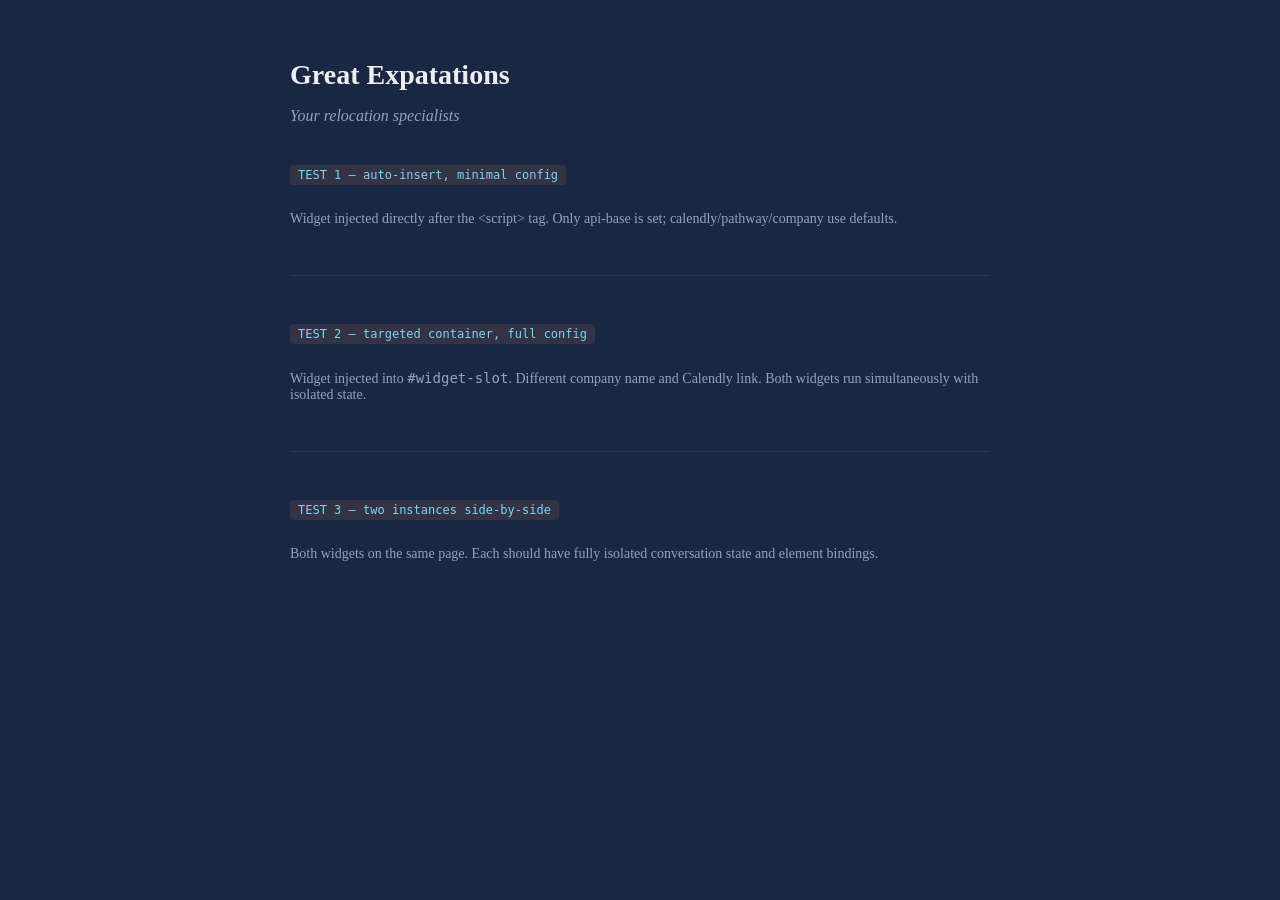
<file: widget/test-embed.html>
<!DOCTYPE html>
<html lang="en">
<head>
  <meta charset="UTF-8" />
  <meta name="viewport" content="width=device-width, initial-scale=1.0" />
  <title>QIQ Embed Test — Simulated Client Page</title>
  <style>
    /* Simulated client website — deliberately different styles to confirm widget isolation */
    *, *::before, *::after { box-sizing: border-box; }
    body {
      font-family: Georgia, serif;
      background: #1a2744;
      color: #eee;
      margin: 0;
      padding: 40px 20px;
    }
    h1 { font-size: 28px; margin-bottom: 4px; }
    .tagline { color: #94a3b8; margin-bottom: 40px; font-style: italic; }
    .page-section { max-width: 700px; margin: 0 auto; }
    hr { border: none; border-top: 1px solid #334; margin: 48px 0; }
    .test-label {
      display: inline-block;
      background: #334;
      color: #7dd3fc;
      font-family: monospace;
      font-size: 12px;
      padding: 3px 8px;
      border-radius: 4px;
      margin-bottom: 12px;
    }
    p.note { color: #94a3b8; font-size: 14px; margin-bottom: 20px; }
    .two-col {
      display: grid;
      grid-template-columns: 1fr 1fr;
      gap: 24px;
    }
    @media (max-width: 640px) { .two-col { grid-template-columns: 1fr; } }
  </style>
</head>
<body>

<div class="page-section">
  <h1>Great Expatations</h1>
  <p class="tagline">Your relocation specialists</p>

  <!-- ═══════════════════════════════════════════════
       TEST 1 — Minimal embed (auto-inserts after tag)
       No data-container, no optional attributes
       ═══════════════════════════════════════════════ -->
  <span class="test-label">TEST 1 — auto-insert, minimal config</span>
  <p class="note">
    Widget injected directly after the &lt;script&gt; tag.
    Only api-base is set; calendly/pathway/company use defaults.
  </p>

  <script
    src="http://localhost:8000/widget/embed.js"
    data-api-base="http://localhost:8000">
  </script>

  <hr>

  <!-- ═══════════════════════════════════════════════
       TEST 2 — Full config, targeted container
       data-container targets a pre-existing div
       ═══════════════════════════════════════════════ -->
  <span class="test-label">TEST 2 — targeted container, full config</span>
  <p class="note">
    Widget injected into <code>#widget-slot</code>.
    Different company name and Calendly link.
    Both widgets run simultaneously with isolated state.
  </p>

  <div id="widget-slot"></div>

  <script
    src="http://localhost:8000/widget/embed.js"
    data-api-base="http://localhost:8000"
    data-calendly-url="https://calendly.com/great-expatations/consult"
    data-pathway="costa-rica-dnv"
    data-company-name="Great Expatations"
    data-container="#widget-slot">
  </script>

  <hr>

  <!-- ═══════════════════════════════════════════════
       TEST 3 — Side-by-side (two-col grid)
       Two separate instances with different pathways
       ═══════════════════════════════════════════════ -->
  <span class="test-label">TEST 3 — two instances side-by-side</span>
  <p class="note">
    Both widgets on the same page. Each should have fully isolated
    conversation state and element bindings.
  </p>

  <div class="two-col">
    <div id="slot-a"></div>
    <div id="slot-b"></div>
  </div>

  <script
    src="http://localhost:8000/widget/embed.js"
    data-api-base="http://localhost:8000"
    data-company-name="Expat Co A"
    data-container="#slot-a">
  </script>

  <script
    src="http://localhost:8000/widget/embed.js"
    data-api-base="http://localhost:8000"
    data-company-name="Expat Co B"
    data-container="#slot-b">
  </script>

</div><!-- /page-section -->

<!-- Automated checks — runs in browser console after load -->
<script>
window.addEventListener("load", function () {
  var results = [];

  function check(label, pass) {
    var icon = pass ? "PASS" : "FAIL";
    console.log("[QIQ embed test] " + icon + " — " + label);
    results.push({ label: label, pass: pass });
  }

  // Give embed.js a moment to inject and initialize
  setTimeout(function () {

    var widgets = document.querySelectorAll(".qiq-widget");
    check("4 widget instances injected", widgets.length === 4);

    // Each widget should have its own Layer 1 active
    var activeLayers = document.querySelectorAll(".qiq-layer-1.active");
    check("4 Layer 1 elements are active", activeLayers.length === 4);

    // CSS loaded once
    var cssLinks = document.querySelectorAll("[data-qiq-css]");
    check("widget.css loaded exactly once", cssLinks.length === 1);

    // data-qiq-ref elements exist in each widget (not shared IDs)
    var fixedPathwayWidget = document.querySelector("#widget-slot .qiq-widget");

    widgets.forEach(function (w, i) {
      var nameEl  = w.querySelector("[data-qiq-ref='name']");
      var emailEl = w.querySelector("[data-qiq-ref='email']");
      var countryEl = w.querySelector("[data-qiq-ref='country']");
      var pathwayEl = w.querySelector("[data-qiq-ref='pathway']");
      check("widget " + (i+1) + ": name input found via data-qiq-ref",  !!nameEl);
      check("widget " + (i+1) + ": email input found via data-qiq-ref", !!emailEl);
      if (w !== fixedPathwayWidget) {
        check("widget " + (i+1) + ": country selector found via data-qiq-ref", !!countryEl);
        check("widget " + (i+1) + ": pathway selector found via data-qiq-ref", !!pathwayEl);
      }
    });

    var fixedCountryField = fixedPathwayWidget && fixedPathwayWidget.querySelector("[data-qiq-ref='country-field']");
    var fixedPathwayField = fixedPathwayWidget && fixedPathwayWidget.querySelector("[data-qiq-ref='pathway-field']");
    check("fixed data-pathway widget hides country selector", !fixedCountryField || fixedCountryField.style.display === "none");
    check("fixed data-pathway widget hides pathway selector", !fixedPathwayField || fixedPathwayField.style.display === "none");

    // No duplicate element IDs that would cause binding conflicts
    var allIds = Array.from(document.querySelectorAll("[id]")).map(function (el) { return el.id; });
    var widgetIds = allIds.filter(function (id) { return id.startsWith("qiq-"); });
    check("no qiq- IDs in document (all use data-qiq-ref)", widgetIds.length === 0);

    // Test 2 widget landed in #widget-slot
    var slotContent = document.querySelector("#widget-slot .qiq-widget");
    check("TEST 2: widget injected into #widget-slot", !!slotContent);

    // Test 3 both slots populated
    check("TEST 3: #slot-a has a widget", !!document.querySelector("#slot-a .qiq-widget"));
    check("TEST 3: #slot-b has a widget", !!document.querySelector("#slot-b .qiq-widget"));

    // Summary
    var passed = results.filter(function (r) { return r.pass; }).length;
    console.log("\n[QIQ embed test] " + passed + "/" + results.length + " checks passed");
    if (passed < results.length) {
      console.warn("[QIQ embed test] Some checks FAILED — review above");
    } else {
      console.info("[QIQ embed test] All checks passed");
    }

  }, 800); // wait for embed.js async init
});
</script>

</body>
</html>
</file>
<file: widget/widget.css>
/* ── Reset & Base ── */
*, *::before, *::after { box-sizing: border-box; margin: 0; padding: 0; }

.qiq-widget {
  font-family: 'Inter', -apple-system, BlinkMacSystemFont, sans-serif;
  font-size: 16px;
  color: #1a1a2e;
  background: #fff;
  border: 4px solid var(--qiq-border-color, #afafaf);
  border-radius: 18px;
  width: 430px;
  height: 530px;
  max-width: 100%;
  overflow: hidden !important;
  box-shadow: 0 8px 24px rgba(0, 0, 0, 0.4);
  position: relative;
  z-index: 1;
}

/* Override Chrome's blue autofill highlight on widget inputs */
.qiq-widget input:-webkit-autofill,
.qiq-widget input:-webkit-autofill:hover,
.qiq-widget input:-webkit-autofill:focus {
  -webkit-box-shadow: 0 0 0px 1000px #eaeaea inset;
  -webkit-text-fill-color: inherit;
}

/* ── Layer management ── */
.qiq-layer { display: none !important; }
.qiq-layer.active { display: flex !important; flex-direction: column; }

/* ── Layer 1: Email Capture ── */
.qiq-layer-1 {
  height: 100%;
  display: flex;
  flex-direction: column;
  padding: 22px 32px 20px 32px;
  gap: 16px;
}

.qiq-intro {
  margin-top: 0;
  margin-bottom: 4px;
  text-align: center;
}

.qiq-intro h3 {
  font-size: 26px;
  font-weight: 800;
  color: #111827;
  margin-bottom: 10px;
  line-height: 1.3;
}

.qiq-intro p {
  font-size: 15px;
  color: #6b7280;
  line-height: 1.4;
}

.qiq-layer-1-disclaimer {
  font-size: 16px;
  line-height: 1.6;
  color: #6b7280;
  text-align: center;
  margin-top: 16px;
}

.qiq-form {
  display: flex;
  flex-direction: column;
  gap: 12px;
}

.qiq-field {
  display: flex;
  flex-direction: column;
  gap: 6px;
  margin-bottom: 0;
}

.qiq-field label { display: none; }

.qiq-field input,
.qiq-field select {
  width: 100%;
  padding: 12px 16px;
  border: 2px solid #d1d5db;
  border-radius: 12px;
  font-size: 15px;
  color: #1f2937;
  background: #ffffff !important;
  outline: none;
  transition: all 0.2s;
  font-family: inherit;
  position: relative;
  z-index: 1;
  pointer-events: auto;
}

.qiq-field select {
  appearance: none;
  cursor: pointer;
}

.qiq-field select:disabled {
  cursor: not-allowed;
  opacity: 0.65;
}

.qiq-field input::placeholder { color: #9ca3af; }

.qiq-field input:focus,
.qiq-field select:focus {
  border-color: #d1d2ff;
  background: #fff;
}

.qiq-field input.error { border-color: #ef4444; }

.qiq-field .field-error {
  font-size: 12px;
  color: #ef4444;
  display: none;
}

.qiq-field.has-error .field-error { display: block; }
.qiq-field.has-error input,
.qiq-field.has-error select { border-color: #ef4444; }

.qiq-btn-primary {
  width: 100%;
  padding: 14px 48px;
  background: var(--qiq-button-color, #d1d2ff);
  color: #1f2937;
  border: none !important;
  border-radius: 100px;
  font-size: 16px;
  font-weight: 600;
  cursor: pointer;
  transition: all 0.2s;
  margin-top: 12px;
  font-family: inherit;
}

.qiq-btn-primary:hover { background: #c4b5fd; }
.qiq-btn-primary:active { transform: scale(0.99); }
.qiq-btn-primary:disabled { opacity: 0.5; cursor: not-allowed; }

/* Trust badge */
.qiq-badge {
  display: none;
}

.qiq-footer-badge {
  fill: var(--qiq-badge-color, #10b981);
}

.qiq-footer {
  background: var(--qiq-footer-bg, #d1d2ff);
  padding: 16px 0;
  text-align: center;
  font-size: 16px;
  font-weight: 600;
  color: var(--qiq-footer-text, #1f2937);
  letter-spacing: 0.05em;
  margin-top: auto;
  margin-left: -32px;
  margin-right: -32px;
  flex-shrink: 0;
  border-radius: 0 0 14px 14px;
}

.qiq-badge-check {
  width: 18px;
  height: 18px;
  background: #4ade80;
  border-radius: 50%;
  display: flex;
  align-items: center;
  justify-content: center;
  font-size: 10px;
  color: #1a1a2e;
  font-weight: 900;
  flex-shrink: 0;
}

/* ── Layer 2: Chat Dialog ── */
.qiq-layer-2 {
  height: 100%;
  overflow: hidden;
}

/* ── Layer 0: Consultation CTA ── */
.qiq-layer-0 {
  display: flex;
  flex-direction: column;
  height: 100%;
}

.qiq-layer-0-content {
  flex: 1;
  padding: 32px 24px;
  overflow-y: auto;
}

.qiq-layer-0-title {
  font-size: 24px;
  font-weight: 800;
  color: #050505;
  line-height: 1.2;
  margin-bottom: 12px;
}

.qiq-layer-0-subtext {
  font-size: 14px;
  line-height: 1.5;
  color: #6b7280;
  font-weight: 500;
  margin-bottom: 24px;
}

.qiq-layer-0-input {
  width: 100%;
  padding: 14px 16px;
  border: 1.5px solid #d1d5db;
  border-radius: 10px;
  font-size: 15px;
  margin-bottom: 16px;
  font-family: -apple-system, BlinkMacSystemFont, 'Segoe UI', sans-serif;
  box-sizing: border-box;
}

.qiq-layer-0-input::placeholder {
  color: #9ca3af;
}

select.qiq-layer-0-input {
  appearance: none;
  cursor: pointer;
}

select.qiq-layer-0-input:disabled {
  cursor: not-allowed;
  opacity: 0.65;
}

.qiq-layer-0-button {
  width: 100%;
  padding: 16px 24px;
  background: var(--qiq-button-color, #d1d2ff);
  color: var(--qiq-button-text, #1f2937);
  border: none;
  border-radius: 24px;
  font-size: 15px;
  font-weight: 600;
  cursor: pointer;
  margin-bottom: 12px;
  font-family: inherit;
  transition: background 0.2s;
  -webkit-appearance: none;
  appearance: none;
}

.qiq-layer-0-button:hover {
  background: #000000;
}

.qiq-layer-0-button:active {
  background: #000000;
}

.qiq-layer-0-note {
  font-size: 15px;
  line-height: 20px;
  color: #6b7280;
  text-align: center;
}

/* Footer has negative margins to escape Layer 1's 32px padding — zero them on L0/L2/L3 */
.qiq-layer-0 .qiq-footer,
.qiq-layer-2 .qiq-footer,
.qiq-layer-3 .qiq-footer {
  margin-left: 0;
  margin-right: 0;
}

.qiq-layer-0 .qiq-footer {
  background: var(--qiq-footer-bg, #000000);
  color: var(--qiq-footer-text, #ffffff);
}

.qiq-chat-messages {
  flex: 1;
  overflow-y: auto;
  padding: 20px 20px 40px;
  display: flex;
  flex-direction: column;
  gap: 12px;
  scroll-behavior: smooth;
}

.qiq-chat-messages::-webkit-scrollbar { width: 4px; }
.qiq-chat-messages::-webkit-scrollbar-track { background: transparent; }
.qiq-chat-messages::-webkit-scrollbar-thumb { background: #e5e7eb; border-radius: 4px; }

/* Message bubbles */
.qiq-msg {
  display: flex;
  align-items: flex-start;
  gap: 8px;
  animation: msgIn 0.2s ease-out;
}

@keyframes msgIn {
  from { opacity: 0; transform: translateY(6px); }
  to   { opacity: 1; transform: translateY(0); }
}

.qiq-msg.bot { align-self: flex-start; }
.qiq-msg.user { align-self: flex-end; flex-direction: row-reverse; }

.qiq-msg-avatar {
  width: 28px;
  height: 28px;
  border-radius: 50%;
  background: #6920b7;
  color: #fff;
  font-size: 12px;
  font-weight: 700;
  display: flex;
  align-items: center;
  justify-content: center;
  flex-shrink: 0;
}

/* Content wrapper — holds bubble + optional choice chips */
.qiq-msg-content {
  display: flex;
  flex-direction: column;
  gap: 8px;
  max-width: 82%;
}

.qiq-msg.user .qiq-msg-content { align-items: flex-end; }

.qiq-msg-bubble {
  padding: 10px 14px;
  border-radius: 14px;
  font-size: 14px;
  line-height: 1.5;
}

.qiq-msg.bot .qiq-msg-bubble {
  background: #f3f4f6;
  color: #1a1a2e;
  border-bottom-left-radius: 4px;
}

.qiq-msg.user .qiq-msg-bubble {
  background: #000000 !important;
  color: #ffffff !important;
  border-bottom-right-radius: 4px;
}

/* ── Choice chips ── */
.qiq-choices {
  display: flex;
  flex-wrap: wrap;
  gap: 7px;
  padding-top: 2px;
}

.qiq-choice-btn {
  padding: 10px 18px;
  background: transparent;
  border: 1.5px solid #80bcf9;
  border-radius: 999px;
  color: #80bcf9;
  font-size: 14px;
  font-weight: 500;
  font-family: inherit;
  cursor: pointer;
  transition: all 0.2s;
  white-space: nowrap;
}

.qiq-choice-btn:hover:not(:disabled) {
  background: rgba(128, 188, 249, 0.1);
}

.qiq-choice-btn.selected {
  background: rgba(128, 188, 249, 0.2);
  border-color: #80bcf9;
  color: #80bcf9;
}

.qiq-choice-btn:disabled { opacity: 0.45; cursor: not-allowed; }

.qiq-choice-btn:disabled.selected {
  background: transparent;
  border-color: #80bcf9;
  color: #80bcf9;
  opacity: 0.7 !important;
}

.qiq-choice-confirm {
  padding: 7px 16px;
  background: #1a1a2e;
  border: none;
  border-radius: 20px;
  color: #fff;
  font-size: 13px;
  font-weight: 600;
  font-family: inherit;
  cursor: pointer;
  margin-top: 2px;
  transition: background 0.12s;
}

.qiq-choice-confirm:hover:not(:disabled) { background: #2d2d4e; }
.qiq-choice-confirm:disabled { opacity: 0.45; cursor: not-allowed; }

/* Typing indicator */
.qiq-typing .qiq-msg-content .qiq-msg-bubble {
  background: #f3f4f6;
  padding: 12px 16px;
}

.qiq-typing-dots {
  display: flex;
  gap: 4px;
  align-items: center;
}

.qiq-typing-dots span {
  width: 6px;
  height: 6px;
  background: #9ca3af;
  border-radius: 50%;
  animation: typingDot 1.2s infinite ease-in-out;
}

.qiq-typing-dots span:nth-child(2) { animation-delay: 0.2s; }
.qiq-typing-dots span:nth-child(3) { animation-delay: 0.4s; }

@keyframes typingDot {
  0%, 60%, 100% { transform: translateY(0); opacity: 0.4; }
  30%           { transform: translateY(-4px); opacity: 1; }
}

/* Chat input */
.qiq-chat-input-row {
  display: flex;
  align-items: center;
  gap: 10px;
  padding: 14px 16px;
  border-top: 1px solid #f0f0f0;
  background: #fff;
}

.qiq-chat-input {
  flex: 1;
  padding: 10px 14px;
  border: 1.5px solid #d1d5db;
  border-radius: 24px;
  font-size: 14px;
  outline: none;
  color: #1a1a2e;
  background: #ffffff;
  transition: border-color 0.15s;
  resize: none;
  height: 42px;
  overflow: hidden;
  font-family: inherit;
}

.qiq-chat-input:focus {
  border-color: #d1d2ff;
  background: #fff;
}

.qiq-chat-send {
  width: 40px;
  height: 40px;
  background: #eaeaea;
  border: none;
  border-radius: 50%;
  cursor: pointer;
  display: flex;
  align-items: center;
  justify-content: center;
  flex-shrink: 0;
  transition: background 0.15s;
}

.qiq-chat-send:disabled { background: #e5e7ff; cursor: not-allowed; }
.qiq-chat-send.active { background: #000000; }

.qiq-chat-send svg { fill: #1a1a2e; }
.qiq-chat-send.active svg { fill: #fff; }

/* ── Layer 3: Results ── */
.qiq-layer-3 {
  display: flex;
  flex-direction: column;
  height: 100%;
  padding: 0;
  background: #f3f4f6;
  overflow: hidden;
}

.qiq-result-content {
  flex: 1;
  overflow-y: auto;
  overflow-x: hidden;
  padding: 32px;
  display: flex;
  flex-direction: column;
  gap: 14px;
}

.qiq-result-content::-webkit-scrollbar {
  width: 8px;
}

.qiq-result-content::-webkit-scrollbar-track {
  background: #e5e7eb;
}

.qiq-result-content::-webkit-scrollbar-thumb {
  background: #e5e7eb;
  border-radius: 4px;
}

.qiq-result-content::-webkit-scrollbar-thumb:hover {
  background: #c4b5fd;
}

/* Eligibility Summary block */
.qiq-summary-block {
  background: #e9eaec;
  border: 1px solid #d1d5db;
  border-radius: 6px;
  padding: 14px 16px;
}

.qiq-summary-block h3 {
  font-size: 14px;
  font-weight: 700;
  color: #1a1a2e;
  margin: 0 0 8px;
}

.qiq-summary-meta {
  display: flex;
  flex-direction: column;
  gap: 2px;
  margin-bottom: 8px;
}

.qiq-summary-meta span {
  font-size: 12px;
  color: #4b5563;
}

.qiq-summary-sentence {
  font-size: 13px;
  color: #374151;
  line-height: 1.5;
  margin: 0;
}

/* Needs-review attorney follow-up banner */
.qiq-review-banner {
  background: #f3f4f6;
  border-left: 3px solid #6b7280;
  border-radius: 8px;
  padding: 12px 14px;
  font-size: 13px;
  line-height: 1.5;
  color: #374151;
}

/* Inline Calendly embed for eligible results */
.qiq-calendly-inline {
  min-width: 100%;
  height: 380px;
  margin-top: 12px;
}

/* Clarifications section */
.qiq-clars-heading {
  font-size: 14px;
  font-weight: 700;
  color: #1a1a2e;
  margin: 4px 0 0;
}

.qiq-clars-list {
  display: flex;
  flex-direction: column;
  gap: 12px;
}

/* Individual clarification card */
.qiq-clar-card {
  background: #fff;
  border: 1px solid #e0e0e0;
  border-left: 3px solid #1a1a2e;
  border-radius: 4px;
  padding: 14px 16px;
  display: flex;
  flex-direction: column;
  gap: 6px;
}

.qiq-clar-title {
  font-size: 14px;
  font-weight: 700;
  color: #1a1a2e;
  margin: 0;
}

.qiq-clar-body {
  font-size: 13px;
  color: #333;
  line-height: 1.55;
  margin: 0;
}

/* Sub-section label */
.qiq-sub-label {
  font-size: 12px;
  color: #6b7280;
  margin: 6px 0 3px;
}

/* Bullet list inside clarifications */
.qiq-clar-list {
  margin: 0 0 2px 18px;
  padding: 0;
}

.qiq-clar-list li {
  font-size: 13px;
  color: #333;
  line-height: 1.45;
  margin-bottom: 3px;
}

/* Key-value pairs */
.qiq-kv {
  font-size: 13px;
  color: #333;
  line-height: 1.5;
  margin: 2px 0;
}

.qiq-kv strong { font-weight: 700; }

/* Plain paragraph inside a subsection */
.qiq-sub-para {
  font-size: 13px;
  color: #333;
  line-height: 1.5;
  margin: 2px 0;
}

/* Secondary evidence indent block */
.qiq-evidence-block {
  border-left: 2px solid #e5e7eb;
  padding-left: 12px;
  display: flex;
  flex-direction: column;
  gap: 10px;
  margin-top: 2px;
}

.qiq-ev-label {
  font-size: 13px;
  font-weight: 700;
  color: #1a1a2e;
  margin: 0 0 2px;
}

.qiq-ev-desc {
  font-size: 12px;
  color: #555;
  line-height: 1.45;
  margin: 0 0 3px;
}

.qiq-ev-sublabel {
  font-size: 12px;
  color: #6b7280;
  margin: 4px 0 2px;
}

/* ── Result footer (CTA + buttons) ── */
.qiq-result-footer {
  flex-shrink: 0;
  padding: 24px;
  background: #e9eaec;
  border-top: 1px solid #e5e7eb;
  display: flex;
  flex-direction: column;
  align-items: center;
  justify-content: center;
  gap: 6px;
}

.qiq-result-footer p {
  font-size: 13px;
  color: #333;
  line-height: 1.5;
  margin: 0;
}

.qiq-book-consult-link {
  font-size: 13px;
  color: #1a1a2e;
  font-weight: 500;
  text-decoration: none;
  display: inline-block;
  margin-top: 2px;
}

.qiq-book-consult-link:hover { text-decoration: underline; }

.qiq-result-actions {
  display: flex;
  flex-direction: row;
  gap: 10px;
  margin-top: 6px;
  justify-content: center;
  align-items: center;
}

.qiq-btn-dark {
  padding: 10px 20px;
  background: #1a1a2e;
  color: #fff;
  border: none;
  border-radius: 24px;
  font-size: 14px;
  font-weight: 600;
  font-family: inherit;
  cursor: pointer;
  text-decoration: none;
  display: inline-block;
  text-align: center;
  transition: background 0.15s;
  white-space: nowrap;
}

.qiq-btn-dark:hover { background: #2d2d4e; }

/* ── Mobile ── */
@media (max-width: 480px) {
  .qiq-widget { border-radius: 0; width: 100%; }
  .qiq-layer-1 { padding: 22px 24px 20px; }
  .qiq-layer-2 { height: 480px; }
}
</file>
